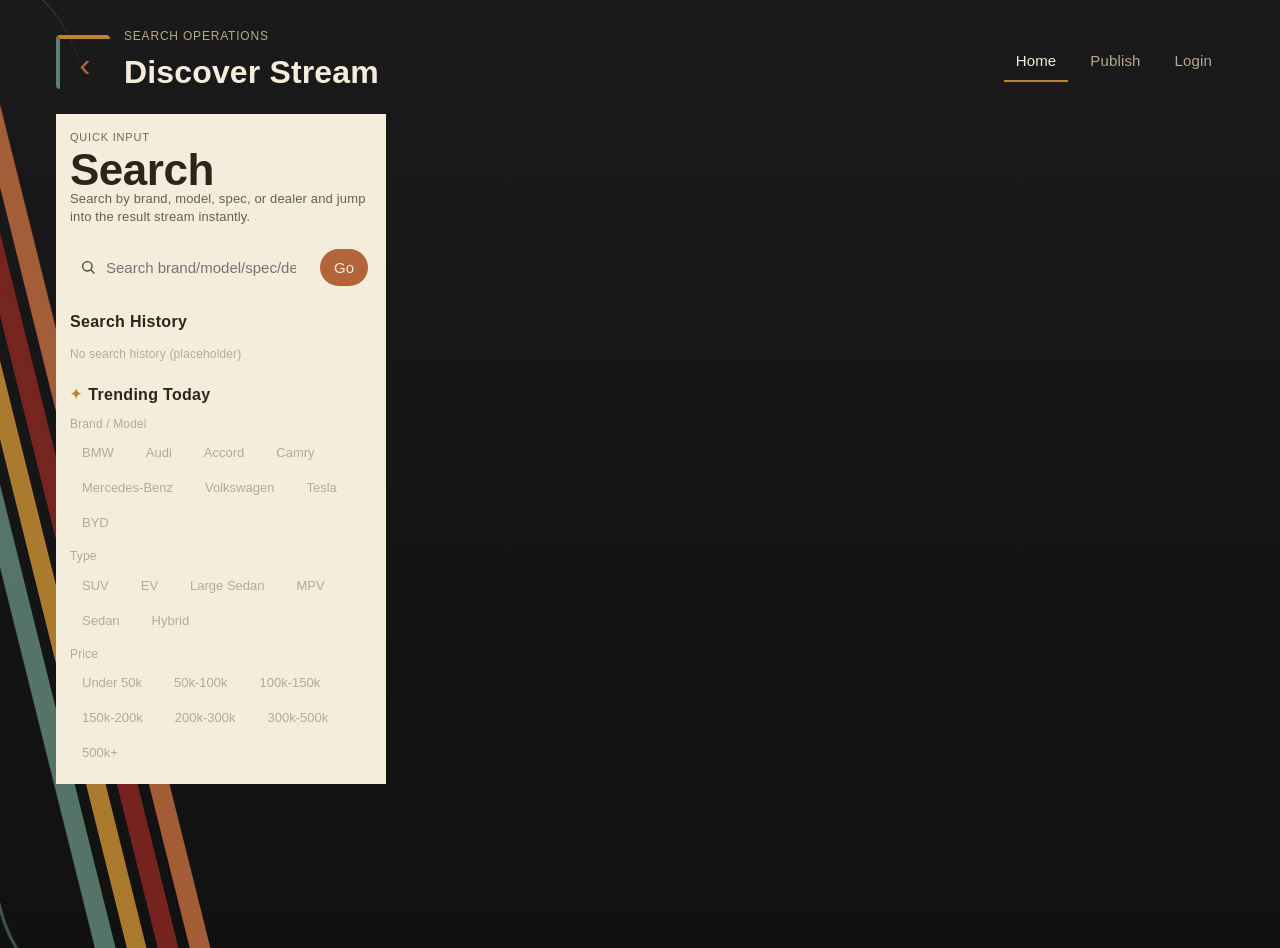
<file: search.html>
<!DOCTYPE html>
<html lang="en">
<head>
  <meta charset="UTF-8">
  <meta name="viewport" content="width=device-width, initial-scale=1">
  <title>Used Car Search · Discover</title>
  <link rel="stylesheet" href="style.css">
  <link rel="stylesheet" href="pages.css">
</head>
<body>
  <main class="page-shell lt-shell">
    <div id="view-discovery" class="discovery">
      <header class="lt-topbar">
        <button type="button" class="back-btn lt-back" aria-label="Back to home">‹</button>
        <div class="lt-brand-block">
          <p class="lt-brand">Search Operations</p>
          <h1>Discover Stream</h1>
        </div>
        <nav class="lt-nav">
          <a class="lt-nav-link active" href="home.html">Home</a>
          <a class="lt-nav-link" href="add car ai.html">Publish</a>
          <a class="lt-nav-link" href="login.html">Login</a>
        </nav>
      </header>

      <section class="lt-layout">
        <aside class="lt-left-panel lt-left-panel-short">
          <div class="lt-left-head">
            <p class="lt-left-kicker">Quick Input</p>
            <h2>Search</h2>
            <p class="lt-subtitle">Search by brand, model, spec, or dealer and jump into the result stream instantly.</p>
          </div>

          <form class="lt-search" id="search-form" action="#">
            <span class="lt-search-icon" aria-hidden="true"></span>
            <input id="search-input" type="search" placeholder="Search brand/model/spec/dealer">
            <button type="submit">Go</button>
          </form>

          <section class="section">
            <h2 class="section-title">Search History</h2>
            <div class="history-tags">
              <span class="rank-meta">No search history (placeholder)</span>
            </div>
          </section>

          <section class="section">
            <h2 class="section-title"><span class="icon-spark">✦</span> Trending Today</h2>
            <div id="hot-tag-rows"></div>
          </section>
        </aside>

      </section>
    </div>

    <div id="view-results" class="results-page" hidden>
      <header class="lt-topbar">
        <button type="button" class="back-btn lt-back" aria-label="Back to home">‹</button>
        <div class="lt-brand-block">
          <p class="lt-brand">Search Operations</p>
          <h1>Result Stream</h1>
        </div>
        <nav class="lt-nav">
          <a class="lt-nav-link" href="login.html">Login</a>
          <a class="lt-nav-link active" href="#">Results</a>
          <a class="lt-nav-link" href="home.html">Home</a>
        </nav>
      </header>

      <section class="lt-layout">
        <aside class="lt-left-panel">
          <div class="lt-left-head">
            <p class="lt-left-kicker">Filter</p>
            <h2>Refine</h2>
            <p class="lt-subtitle">Adjust city and keyword, then rerun the query.</p>
          </div>
          <form class="lt-search" id="search-form-results" action="#">
            <span class="lt-search-icon" aria-hidden="true"></span>
            <input id="results-search-input" type="search" placeholder="Brand / model / keyword">
            <button type="submit">Go</button>
          </form>
          <div class="filter-bar">
            <span class="rank-meta">Sort, brand, price, mileage (placeholder)</span>
          </div>
          <div class="section">
            <label class="loc-label" for="loc">City</label>
            <select id="loc" class="location-select">
              <option>Nationwide</option>
              <option>Beijing</option>
              <option>Shanghai</option>
              <option>Hangzhou</option>
            </select>
          </div>
        </aside>

        <section class="lt-right-stream">
          <article class="lt-mission-row">
            <div class="lt-mission-meta">
              <span class="lt-chip">Search Status</span>
              <strong>Live Listings</strong>
            </div>
            <div class="lt-stream-list">
              <div id="result-count" class="result-count"></div>
              <div id="listings"></div>
              <p class="results-main-footer"><a href="#/">Back to Discover Page</a></p>
            </div>
          </article>
        </section>
      </section>
    </div>
  </main>

  <script src="data.js"></script>
  <script src="app.js"></script>
</body>
</html>
</file>
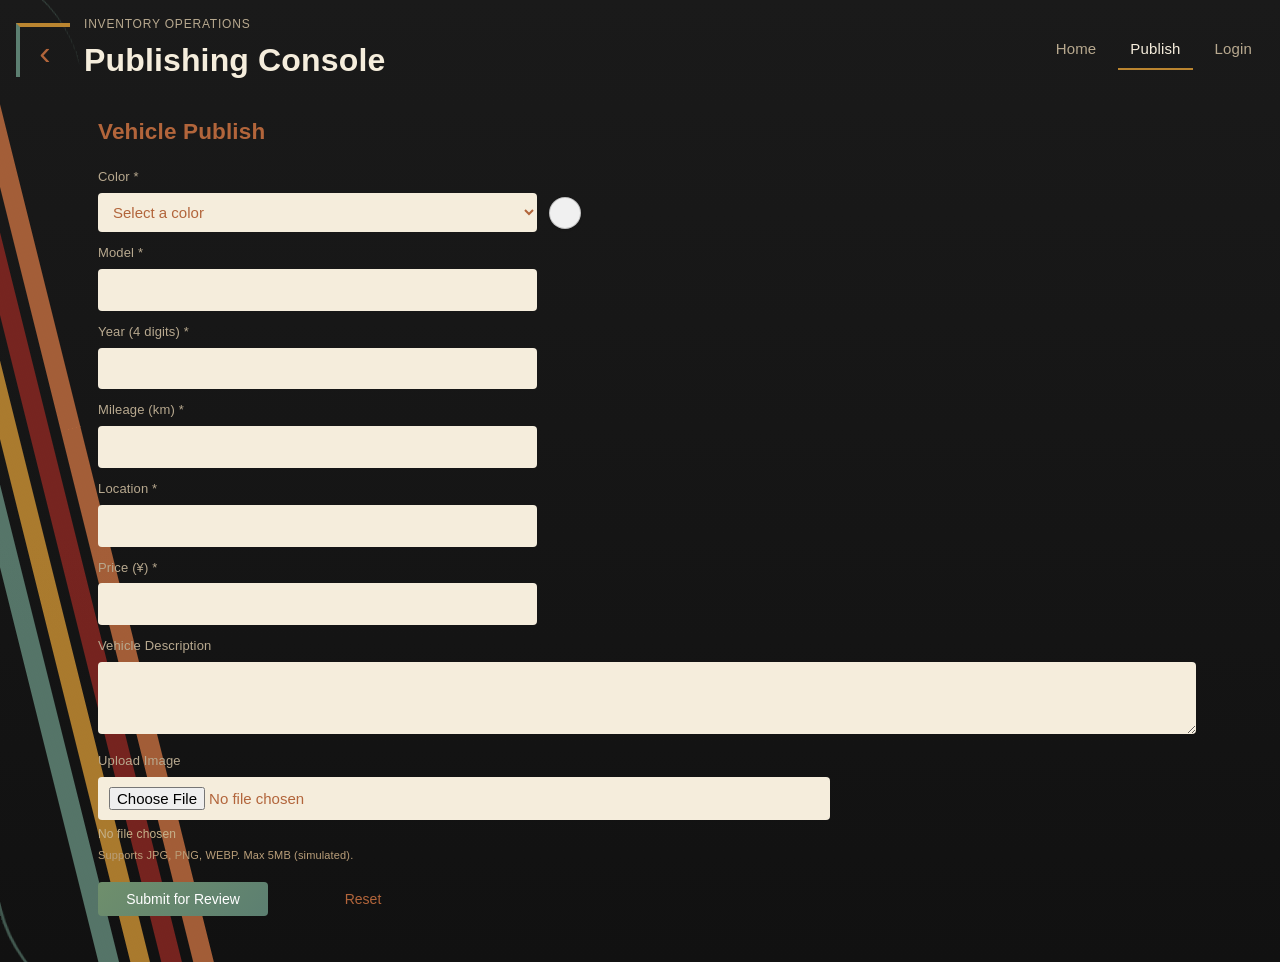
<file: merge-b/add car ai.html>
<!DOCTYPE html>
<html lang="en">
<head>
  <meta charset="UTF-8">
  <meta name="viewport" content="width=device-width, initial-scale=1">
  <title>Publishing Console · Used Car Platform</title>
  <link rel="stylesheet" href="style.css">
  <link rel="stylesheet" href="pages.css">
  <style>
    /* Additional minimal styles for color swatch, error handling, image preview —不影响原有框架 */
    .color-select-wrapper {
      position: relative;
      display: flex;
      align-items: center;
      gap: 12px;
      flex-wrap: wrap;
    }
    .color-select-wrapper select {
      flex: 1;
      min-width: 140px;
    }
    #vehicle-color,
    #vehicle-model,
    #vehicle-year,
    #vehicle-mileage,
    #vehicle-location,
    #vehicle-price {
      width: 60%;
    }
    .color-select-wrapper {
      justify-content: flex-start;
    }
    .color-select-wrapper select {
      flex: none;
    }
    .color-swatch {
      display: inline-block;
      width: 32px;
      height: 32px;
      border-radius: 50%;
      border: 1px solid rgba(0,0,0,0.2);
      box-shadow: 0 1px 3px rgba(0,0,0,0.1);
      background: #f0f0f0;
      flex-shrink: 0;
    }
    .other-hint {
      font-size: 12px;
      color: #866f54;
      margin-left: 4px;
    }
    .error-msg {
      color: #ff6b6b;
      font-size: 12px;
      margin-top: 4px;
      display: none;
    }
    .field-error {
      border-color: #ff6b6b !important;
    }
    .preview-image {
      max-width: 100%;
      max-height: 140px;
      margin-top: 10px;
      border-radius: 8px;
      border: 1px solid rgba(255,255,255,0.2);
      background: #f5eddc;
      padding: 8px;
    }
    .preview-image img {
      max-width: 100%;
      max-height: 120px;
      border-radius: 6px;
      display: block;
    }
    .file-name {
      font-size: 12px;
      color: #c5b18a;
      margin-top: 6px;
    }
    .image-note {
      font-size: 11px;
      color: #ba9f7a;
      margin-top: 5px;
    }
    .lt-field-grid.two {
      gap: 16px;
    }
    .auth-wrap {
      max-width: 760px;
      margin: 18px 0 0 68px;
    }
    .form-grid {
      grid-template-columns: 1fr;
      gap: 12px 16px;
    }
    #vehicle-desc {
      min-height: 72px;
      height: 72px;
      width: calc(150% + 0px);
      max-width: none;
    }
    .input,
    .textarea,
    .color-select-wrapper select {
      text-align: left;
    }
    .form-actions-inline {
      margin-top: 18px;
      display: flex;
      gap: 10px;
      flex-wrap: wrap;
    }
    .form-actions-inline .btn {
      width: auto !important;
      min-width: 170px;
    }
    .success-message {
      background: #2c5a3b;
      color: #e2e8c3;
      padding: 10px 12px;
      border-radius: 10px;
      margin-top: 16px;
      text-align: center;
      font-weight: 500;
    }
    @media (max-width: 900px) {
      .form-grid {
        grid-template-columns: 1fr;
      }
      .form-actions-inline .btn {
        width: 100% !important;
      }
    }
  </style>
</head>
<body>
  <main class="page-shell lt-shell">
    <header class="lt-topbar">
      <a class="lt-back" href="home.html" aria-label="Back to control">‹</a>
      <div class="lt-brand-block">
        <p class="lt-brand">Inventory Operations</p>
        <h1>Publishing Console</h1>
      </div>
      <nav class="lt-nav">
        <a class="lt-nav-link" href="home.html">Home</a>
        <a class="lt-nav-link active" href="add car ai.html">Publish</a>
        <a class="lt-nav-link" href="login.html">Login</a>
      </nav>
    </header>

    <div class="auth-wrap">
      <div class="card">
        <h2 style="text-align:left; margin:0 0 20px 0;">Vehicle Publish</h2>
        <form id="vehiclePublishForm" action="#" method="post" enctype="multipart/form-data">
          <div class="form-grid">
            <div class="field">
              <label for="vehicle-color">Color *</label>
              <div class="color-select-wrapper">
                <select id="vehicle-color" class="input" required>
                  <option value="">Select a color</option>
                  <option value="White">White</option>
                  <option value="Gray">Gray</option>
                  <option value="Brown">Brown</option>
                  <option value="Black">Black</option>
                  <option value="Yellow">Yellow</option>
                  <option value="Pink">Pink</option>
                  <option value="Red">Red</option>
                  <option value="Purple">Purple</option>
                  <option value="Green">Green</option>
                  <option value="Blue">Blue</option>
                  <option value="Other">Other</option>
                </select>
                <span class="color-swatch" id="colorSwatch"></span>
              </div>
              <div class="error-msg" id="colorError"></div>
            </div>

            <div class="field">
              <label for="vehicle-model">Model *</label>
              <input class="input" id="vehicle-model" name="model" type="text">
              <div class="error-msg" id="modelError"></div>
            </div>

            <div class="field">
              <label for="vehicle-year">Year (4 digits) *</label>
              <input class="input" id="vehicle-year" name="year" type="text" maxlength="4" inputmode="numeric">
              <div class="error-msg" id="yearError"></div>
            </div>

            <div class="field">
              <label for="vehicle-mileage">Mileage (km) *</label>
              <input class="input" id="vehicle-mileage" name="mileage" type="text" inputmode="numeric">
              <div class="error-msg" id="mileageError"></div>
            </div>

            <div class="field">
              <label for="vehicle-location">Location *</label>
              <input class="input" id="vehicle-location" name="location" type="text">
              <div class="error-msg" id="locationError"></div>
            </div>

            <div class="field">
              <label for="vehicle-price">Price (¥) *</label>
              <input class="input" id="vehicle-price" name="price" type="text" inputmode="numeric">
              <div class="error-msg" id="priceError"></div>
            </div>

            <div class="field">
              <label for="vehicle-desc">Vehicle Description</label>
              <textarea class="textarea" id="vehicle-desc" name="desc" rows="3"></textarea>
              <div class="error-msg" id="descError"></div>
            </div>

            <div class="field">
              <label for="vehicle-image">Upload Image</label>
              <input class="input" type="file" id="vehicle-image" accept="image/jpeg, image/png, image/jpg, image/webp">
              <div id="imagePreviewContainer" class="preview-image" style="display: none;"></div>
              <div class="file-name" id="imageFileName">No file chosen</div>
              <div class="image-note">Supports JPG, PNG, WEBP. Max 5MB (simulated).</div>
              <div class="error-msg" id="imageError"></div>
            </div>
          </div>

          <div class="form-actions-inline">
            <button class="btn btn-success" type="submit">Submit for Review</button>
            <button class="btn btn-ghost" type="reset" id="resetFormBtn">Reset</button>
          </div>
          <div id="formSuccessMsg" class="success-message" style="display: none;"></div>
        </form>
      </div>
    </div>
  </main>

  <script>
    (function() {
      // DOM elements
      const colorSelect = document.getElementById('vehicle-color');
      const colorSwatch = document.getElementById('colorSwatch');
      const modelInput = document.getElementById('vehicle-model');
      const yearInput = document.getElementById('vehicle-year');
      const mileageInput = document.getElementById('vehicle-mileage');
      const locationInput = document.getElementById('vehicle-location');
      const priceInput = document.getElementById('vehicle-price');
      const descTextarea = document.getElementById('vehicle-desc');
      const imageInput = document.getElementById('vehicle-image');
      const imagePreviewContainer = document.getElementById('imagePreviewContainer');
      const imageFileNameSpan = document.getElementById('imageFileName');
      const form = document.getElementById('vehiclePublishForm');
      const resetBtn = document.getElementById('resetFormBtn');
      const successMsgDiv = document.getElementById('formSuccessMsg');

      // Error message spans
      const colorError = document.getElementById('colorError');
      const modelError = document.getElementById('modelError');
      const yearError = document.getElementById('yearError');
      const mileageError = document.getElementById('mileageError');
      const locationError = document.getElementById('locationError');
      const priceError = document.getElementById('priceError');
      const imageError = document.getElementById('imageError');

      // Helper: clear all error styles & messages
      function clearAllErrors() {
        const errorDivs = [colorError, modelError, yearError, mileageError, locationError, priceError, imageError];
        errorDivs.forEach(div => { if(div) { div.style.display = 'none'; div.innerText = ''; } });
        const fields = [colorSelect, modelInput, yearInput, mileageInput, locationInput, priceInput];
        fields.forEach(field => { if(field) field.classList.remove('field-error'); });
        if(imageInput) imageInput.classList.remove('field-error');
        if(successMsgDiv) successMsgDiv.style.display = 'none';
      }

      // Color swatch logic based on selected color (Other => no swatch / gray outline)
      function updateColorSwatch() {
        const selectedColor = colorSelect.value;
        if (!selectedColor || selectedColor === '') {
          colorSwatch.style.background = '#f0f0f0';
          colorSwatch.style.border = '1px solid rgba(0,0,0,0.2)';
          return;
        }
        if (selectedColor.toLowerCase() === 'other') {
          colorSwatch.style.background = '#f5eddc';
          colorSwatch.style.border = '1px dashed #aa8c64';
          colorSwatch.style.opacity = '0.7';
          return;
        }
        // Map display colors for swatch
        let swatchColor = '#dddddd';
        const colorMap = {
          'White': '#f8f9fa', 'Gray': '#a0a0a0', 'Brown': '#8B5A2B', 'Black': '#2c2c2c',
          'Yellow': '#FFD966', 'Pink': '#F9B7FF', 'Red': '#E34234', 'Purple': '#9370DB',
          'Green': '#5A9E4E', 'Blue': '#3B82F6'
        };
        if(colorMap[selectedColor]) {
          swatchColor = colorMap[selectedColor];
        } else {
          swatchColor = '#bc9a6c';
        }
        colorSwatch.style.background = swatchColor;
        colorSwatch.style.border = '1px solid #3b2c1a';
        colorSwatch.style.opacity = '1';
      }

      colorSelect.addEventListener('change', updateColorSwatch);
      updateColorSwatch();

      // Image preview & file name (fully functional)
      imageInput.addEventListener('change', function(e) {
        const file = e.target.files[0];
        imageError.style.display = 'none';
        imageFileNameSpan.innerText = file ? file.name : 'No file chosen';
        
        // Clear preview container
        imagePreviewContainer.innerHTML = '';
        if (file && file.type.startsWith('image/')) {
          const reader = new FileReader();
          reader.onload = function(ev) {
            const imgElement = document.createElement('img');
            imgElement.src = ev.target.result;
            imgElement.alt = 'Car preview';
            imgElement.style.maxWidth = '100%';
            imgElement.style.borderRadius = '6px';
            imagePreviewContainer.appendChild(imgElement);
            imagePreviewContainer.style.display = 'block';
          };
          reader.readAsDataURL(file);
        } else if (file) {
          imageError.innerText = 'Please select a valid image file (jpg, png, webp).';
          imageError.style.display = 'block';
          imagePreviewContainer.style.display = 'none';
          imageFileNameSpan.innerText = 'Invalid file';
        } else {
          imagePreviewContainer.style.display = 'none';
        }
      });

      // Reset form custom (including image preview, swatch)
      function resetFormFields() {
        form.reset();
        // Reset color swatch to default
        colorSelect.value = '';
        updateColorSwatch();
        // Clear preview
        imagePreviewContainer.innerHTML = '';
        imagePreviewContainer.style.display = 'none';
        imageFileNameSpan.innerText = 'No file chosen';
        clearAllErrors();
        if(successMsgDiv) successMsgDiv.style.display = 'none';
        // Remove any extra field-error classes
        const allInputs = [modelInput, yearInput, mileageInput, locationInput, priceInput, colorSelect];
        allInputs.forEach(inp => { if(inp) inp.classList.remove('field-error'); });
      }
      
      resetBtn.addEventListener('click', function(e) {
        e.preventDefault();
        resetFormFields();
      });

      // Validation helpers
      function validateYear(yearStr) {
        if (!yearStr) return false;
        const trimmed = yearStr.trim();
        if (!/^\d{4}$/.test(trimmed)) return false;
        const yearNum = parseInt(trimmed, 10);
        const currentYear = new Date().getFullYear();
        return yearNum >= 1900 && yearNum <= currentYear + 5;
      }

      function validatePrice(priceStr) {
        if (!priceStr) return false;
        const trimmed = priceStr.trim();
        if (!/^\d+(\.\d+)?$/.test(trimmed)) return false;
        const priceNum = parseFloat(trimmed);
        return !isNaN(priceNum) && priceNum >= 0;
      }

      function validateMileage(mileageStr) {
        if (!mileageStr) return false;
        const trimmed = mileageStr.trim();
        if (!/^\d+$/.test(trimmed)) return false;
        const mileageNum = parseInt(trimmed, 10);
        return !isNaN(mileageNum) && mileageNum >= 0;
      }

      // Main submit validation
      form.addEventListener('submit', function(e) {
        e.preventDefault();
        clearAllErrors();
        let isValid = true;

        // 1. Color
        const colorVal = colorSelect.value;
        if (!colorVal) {
          colorError.innerText = 'Please select a color.';
          colorError.style.display = 'block';
          colorSelect.classList.add('field-error');
          isValid = false;
        } else {
          colorSelect.classList.remove('field-error');
        }

        // 2. Model
        const modelVal = modelInput.value.trim();
        if (!modelVal) {
          modelError.innerText = 'Model is required.';
          modelError.style.display = 'block';
          modelInput.classList.add('field-error');
          isValid = false;
        } else {
          modelInput.classList.remove('field-error');
        }

        // 3. Year (exactly 4 digits)
        const yearVal = yearInput.value.trim();
        if (!yearVal) {
          yearError.innerText = 'Year is required.';
          yearError.style.display = 'block';
          yearInput.classList.add('field-error');
          isValid = false;
        } else if (!validateYear(yearVal)) {
          yearError.innerText = 'Year must be exactly 4 digits.';
          yearError.style.display = 'block';
          yearInput.classList.add('field-error');
          isValid = false;
        } else {
          yearInput.classList.remove('field-error');
        }

        // 4. Mileage (positive integer)
        const mileageVal = mileageInput.value.trim();
        if (!mileageVal) {
          mileageError.innerText = 'Mileage is required.';
          mileageError.style.display = 'block';
          mileageInput.classList.add('field-error');
          isValid = false;
        } else if (!validateMileage(mileageVal)) {
          mileageError.innerText = 'Mileage must be a valid number (kilometers).';
          mileageError.style.display = 'block';
          mileageInput.classList.add('field-error');
          isValid = false;
        } else {
          mileageInput.classList.remove('field-error');
        }

        // 5. Location
        const locationVal = locationInput.value.trim();
        if (!locationVal) {
          locationError.innerText = 'Location is required.';
          locationError.style.display = 'block';
          locationInput.classList.add('field-error');
          isValid = false;
        } else {
          locationInput.classList.remove('field-error');
        }

        // 6. Price (numeric)
        const priceVal = priceInput.value.trim();
        if (!priceVal) {
          priceError.innerText = 'Price is required.';
          priceError.style.display = 'block';
          priceInput.classList.add('field-error');
          isValid = false;
        } else if (!validatePrice(priceVal)) {
          priceError.innerText = 'Price must be a valid number (digits only).';
          priceError.style.display = 'block';
          priceInput.classList.add('field-error');
          isValid = false;
        } else {
          priceInput.classList.remove('field-error');
        }

        // 7. Image: optional, but if file is selected verify it's an image
        const imageFile = imageInput.files[0];
        if (imageFile && !imageFile.type.startsWith('image/')) {
          imageError.innerText = 'Please select a valid image (JPG, PNG, WEBP).';
          imageError.style.display = 'block';
          imageInput.classList.add('field-error');
          isValid = false;
        } else {
          imageInput.classList.remove('field-error');
        }

        if (isValid) {
          // Simulate successful submission
          const vehicleData = {
            color: colorVal,
            model: modelVal,
            year: yearVal,
            mileage: mileageVal,
            location: locationVal,
            price: priceVal,
            description: descTextarea.value.trim(),
            image: imageFile ? imageFile.name : 'No image uploaded'
          };
          console.log('Vehicle submitted:', vehicleData);
          successMsgDiv.innerText = `✓ Vehicle “${colorVal} ${modelVal}” added successfully!`;
          successMsgDiv.style.display = 'block';
          
          // Optional: reset form after success (keep data for demo, but reset optional)
          // resetFormFields();   // If you want auto reset after success, uncomment. But we'll keep choice.
          // We keep success message without clearing automatically, but user can reset manually.
          // Remove field-error classes if any leftovers
          setTimeout(() => {
            // Auto hide success message after 4 secs (optional)
            if(successMsgDiv) {
              setTimeout(() => { successMsgDiv.style.display = 'none'; }, 4000);
            }
          }, 100);
        } else {
          // scroll to first error roughly
          const firstError = document.querySelector('.field-error');
          if(firstError) firstError.scrollIntoView({ behavior: 'smooth', block: 'center' });
        }
      });
    })();
  </script>
</body>
</html>
</file>
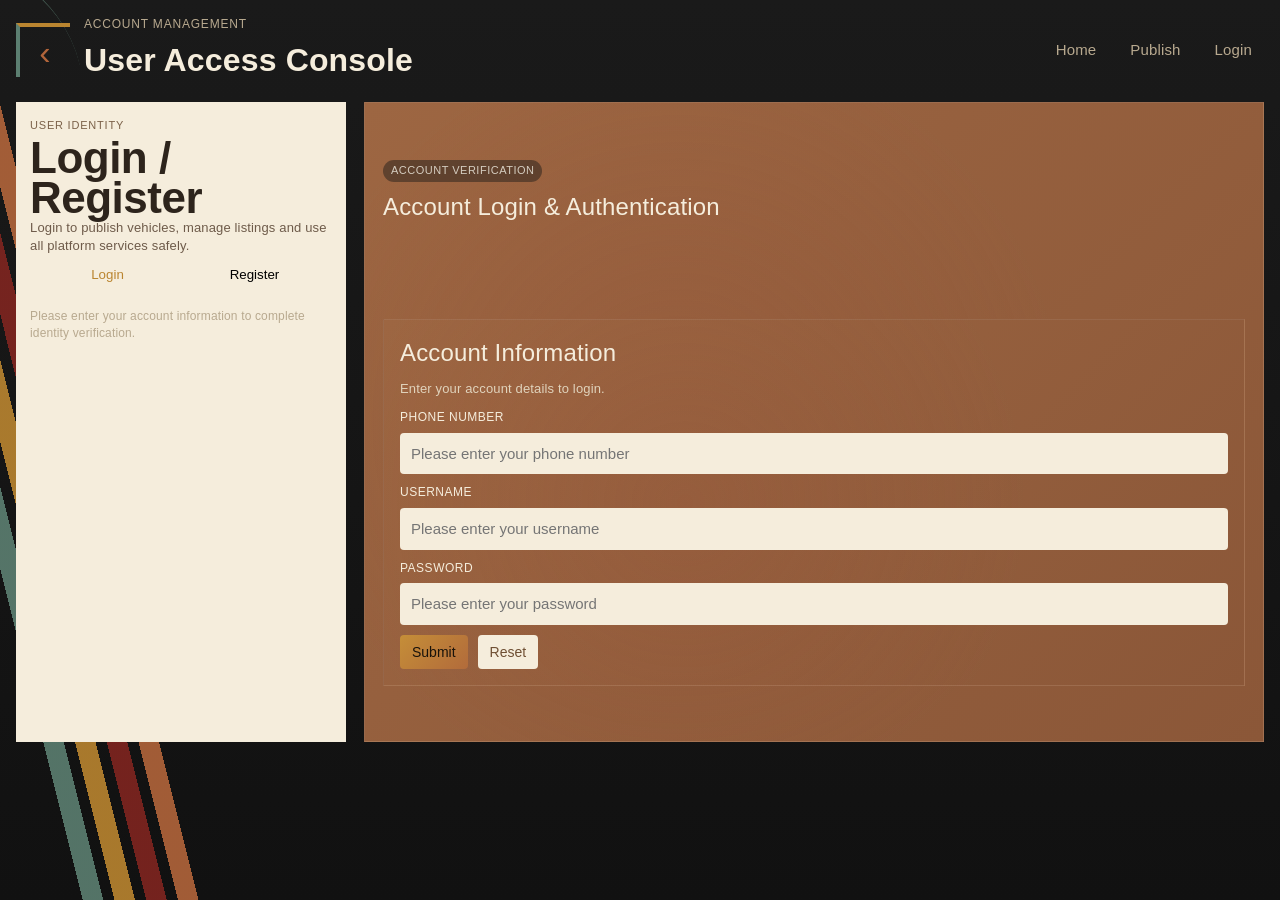
<file: merge-b/auth.html>
<!DOCTYPE html>
<html lang="en">
<head>
  <meta charset="UTF-8">
  <meta name="viewport" content="width=device-width, initial-scale=1">
  <title>Access Console · Used Car Platform</title>
  <link rel="stylesheet" href="style.css">
  <link rel="stylesheet" href="pages.css">
</head>
<body>
  <main class="page-shell lt-shell">
    <header class="lt-topbar">
      <a class="lt-back" href="home.html" aria-label="Back to control">‹</a>
      <div class="lt-brand-block">
        <p class="lt-brand">Account Management</p>
        <h1>User Access Console</h1>
      </div>
      <nav class="lt-nav">
        <a class="lt-nav-link" href="home.html">Home</a>
        <a class="lt-nav-link" href="add car ai.html">Publish</a>
        <a class="lt-nav-link" href="login.html">Login</a>
      </nav>
    </header>

    <section class="lt-layout">
      <aside class="lt-left-panel">
        <div class="lt-left-head">
          <p class="lt-left-kicker">User Identity</p>
          <h2>Login / Register</h2>
          <p class="lt-subtitle">Login to publish vehicles, manage listings and use all platform services safely.</p>
        </div>

        <div class="tabs">
          <button class="tab-btn active" type="button">Login</button>
          <button class="tab-btn" type="button">Register</button>
        </div>

        <p class="hint">Please enter your account information to complete identity verification.</p>
      </aside>

      <section class="lt-right-stream">
        <article class="lt-mission-row">
          <div class="lt-mission-meta">
            <span class="lt-chip">Account Verification</span>
            <strong>Account Login & Authentication</strong>
          </div>
          <div class="lt-stream-list">
            <form class="lt-form-stack" action="#" method="post">
              <section class="lt-form-stage">
                <h2 class="lt-form-head">Account Information</h2>
                <p class="lt-form-note">Enter your account details to login.</p>
                <div class="lt-field-grid">
                  <div>
                    <label for="auth-phone">Phone Number</label>
                    <input class="input" id="auth-phone" name="phone" type="tel" placeholder="Please enter your phone number">
                  </div>
                  <div>
                    <label for="auth-username">Username</label>
                    <input class="input" id="auth-username" name="username" type="text" placeholder="Please enter your username">
                  </div>
                  <div>
                    <label for="auth-password">Password</label>
                    <input class="input" id="auth-password" name="password" type="password" placeholder="Please enter your password">
                  </div>
                </div>
                <div class="lt-row-actions">
                  <button class="btn btn-primary" type="submit">Submit</button>
                  <button class="btn btn-ghost" type="reset">Reset</button>
                </div>
              </section>
            </form>
          </div>
        </article>
      </section>
    </section>
  </main>
</body>
</html>
</file>
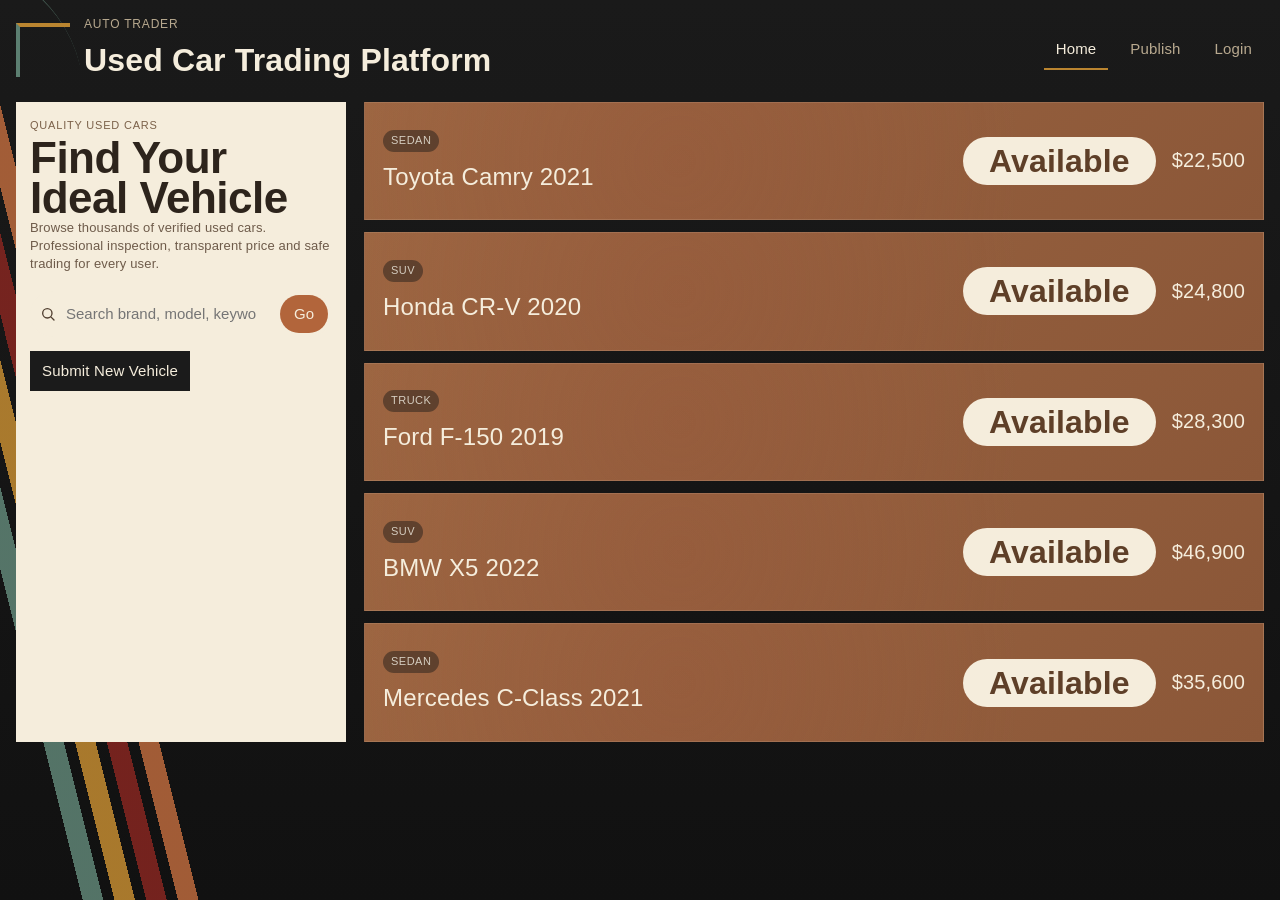
<file: merge-b/home.html>
<!DOCTYPE html>
<html lang="en">
<head>
  <meta charset="UTF-8">
  <meta name="viewport" content="width=device-width, initial-scale=1">
  <title>Used Car Platform · Home</title>
  <link rel="stylesheet" href="style.css">
  <link rel="stylesheet" href="pages.css">
</head>
<body>
  <main class="page-shell lt-shell">
    <header class="lt-topbar">
      <span class="lt-back" aria-hidden="true"></span>
      <div class="lt-brand-block">
        <p class="lt-brand">Auto Trader</p>
        <h1>Used Car Trading Platform</h1>
      </div>
      <nav class="lt-nav">
        <a class="lt-nav-link active" href="home.html">Home</a>
        <a class="lt-nav-link" href="add car ai.html">Publish</a>
        <a class="lt-nav-link" href="login.html">Login</a>
      </nav>
    </header>

    <section class="lt-layout">
      <aside class="lt-left-panel">
        <div class="lt-left-head">
          <p class="lt-left-kicker">Quality Used Cars</p>
          <h2>Find Your Ideal Vehicle</h2>
          <p class="lt-subtitle">Browse thousands of verified used cars. Professional inspection, transparent price and safe trading for every user.</p>
        </div>

        <form class="lt-search" id="home-search-form" action="#" method="get">
          <span class="lt-search-icon" aria-hidden="true"></span>
          <input id="home-search-input" type="search" name="q" placeholder="Search brand, model, keyword..." autocomplete="off">
          <button type="submit">Go</button>
        </form>

        <a class="lt-action" href="add car ai.html">Submit New Vehicle</a>
      </aside>

      <section class="lt-right-stream" aria-label="Mission stream">
        <article class="lt-mission-row">
          <div class="lt-mission-meta">
            <span class="lt-chip">Sedan</span>
            <strong>Toyota Camry 2021</strong>
          </div>
          <div class="lt-mission-state">Available</div>
          <div class="lt-mission-reward">$22,500</div>
        </article>

        <article class="lt-mission-row">
          <div class="lt-mission-meta">
            <span class="lt-chip">SUV</span>
            <strong>Honda CR-V 2020</strong>
          </div>
          <div class="lt-mission-state">Available</div>
          <div class="lt-mission-reward">$24,800</div>
        </article>

        <article class="lt-mission-row">
          <div class="lt-mission-meta">
            <span class="lt-chip">Truck</span>
            <strong>Ford F-150 2019</strong>
          </div>
          <div class="lt-mission-state">Available</div>
          <div class="lt-mission-reward">$28,300</div>
        </article>

        <article class="lt-mission-row">
          <div class="lt-mission-meta">
            <span class="lt-chip">SUV</span>
            <strong>BMW X5 2022</strong>
          </div>
          <div class="lt-mission-state">Available</div>
          <div class="lt-mission-reward">$46,900</div>
        </article>

        <article class="lt-mission-row">
          <div class="lt-mission-meta">
            <span class="lt-chip">Sedan</span>
            <strong>Mercedes C-Class 2021</strong>
          </div>
          <div class="lt-mission-state">Available</div>
          <div class="lt-mission-reward">$35,600</div>
        </article>
      </section>
    </section>
  </main>
  <script>
    document.getElementById("home-search-form").addEventListener("submit", function (e) {
      e.preventDefault();
      var q = document.getElementById("home-search-input").value.trim();
      if (q === "") {
        window.location.href = "search.html#/";
      } else {
        window.location.href = "search.html#/search?q=" + encodeURIComponent(q);
      }
    });
  </script>
</body>
</html>
</file>
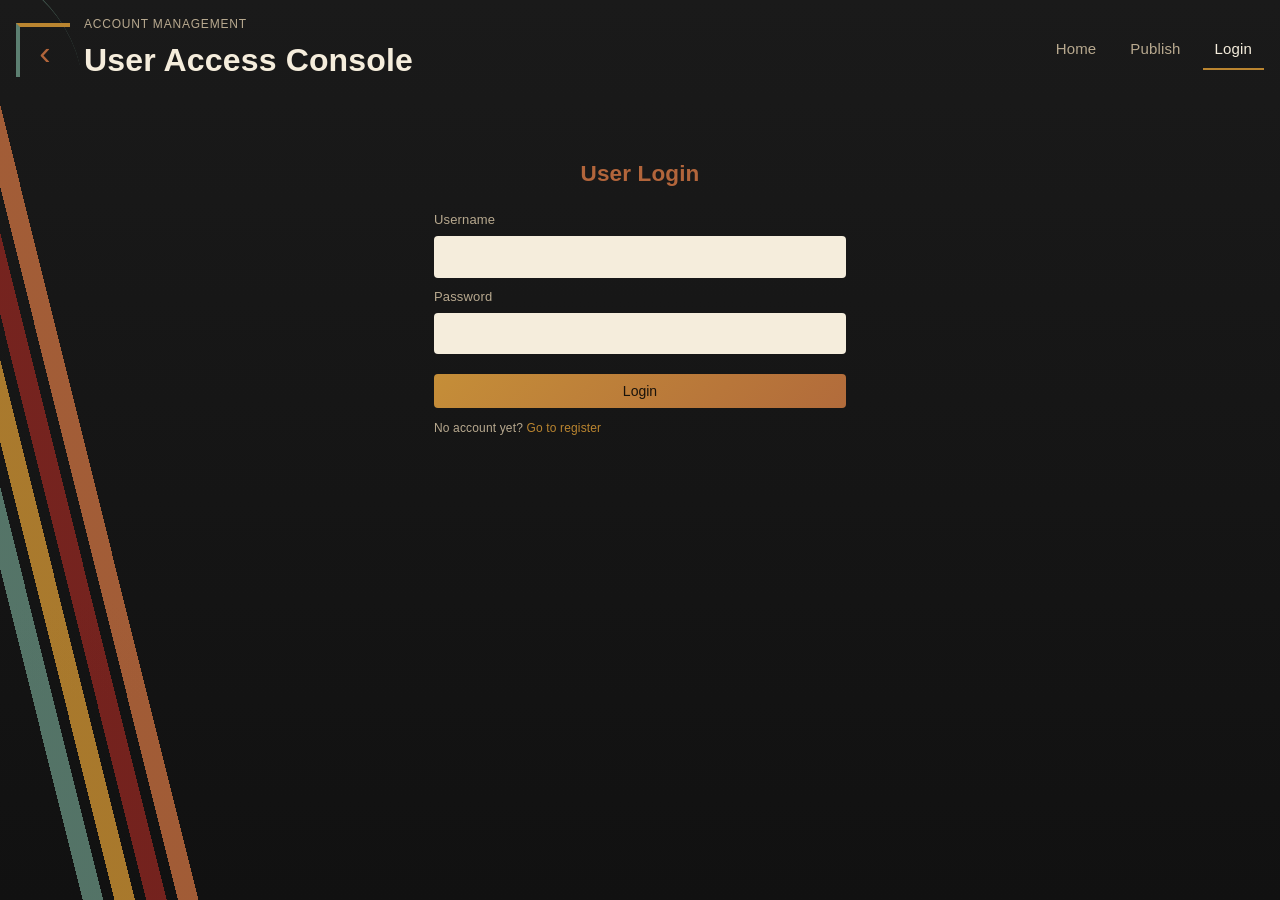
<file: merge-b/login.html>
<!DOCTYPE html>
<html lang="en">
<head>
<meta charset="UTF-8">
<meta name="viewport" content="width=device-width, initial-scale=1.0">
<title>User Login</title>
<link rel="stylesheet" href="style.css">
<link rel="stylesheet" href="pages.css">
</head>
<body>

<main class="page-shell lt-shell">
  <header class="lt-topbar">
    <a class="lt-back" href="home.html" aria-label="Back to home">‹</a>
    <div class="lt-brand-block">
      <p class="lt-brand">Account Management</p>
      <h1>User Access Console</h1>
    </div>
    <nav class="lt-nav">
      <a class="lt-nav-link" href="home.html">Home</a>
      <a class="lt-nav-link" href="add car ai.html">Publish</a>
      <a class="lt-nav-link active" href="login.html">Login</a>
    </nav>
  </header>

  <div class="auth-wrap">
    <div class="card">
      <h2 style="text-align:center; margin-bottom:20px;">User Login</h2>

      <div class="form-grid">
        <div class="field">
          <label>Username</label>
          <input type="text" class="input">
        </div>

        <div class="field">
          <label>Password</label>
          <input type="password" class="input">
        </div>
      </div>

      <div style="margin-top:20px;">
        <button class="btn btn-primary" style="width:100%;">Login</button>
      </div>

      <p class="hint" style="margin-top:12px;">
        No account yet? <a href="newregister.html">Go to register</a>
      </p>
    </div>
  </div>
</main>

</body>
</html>
</file>
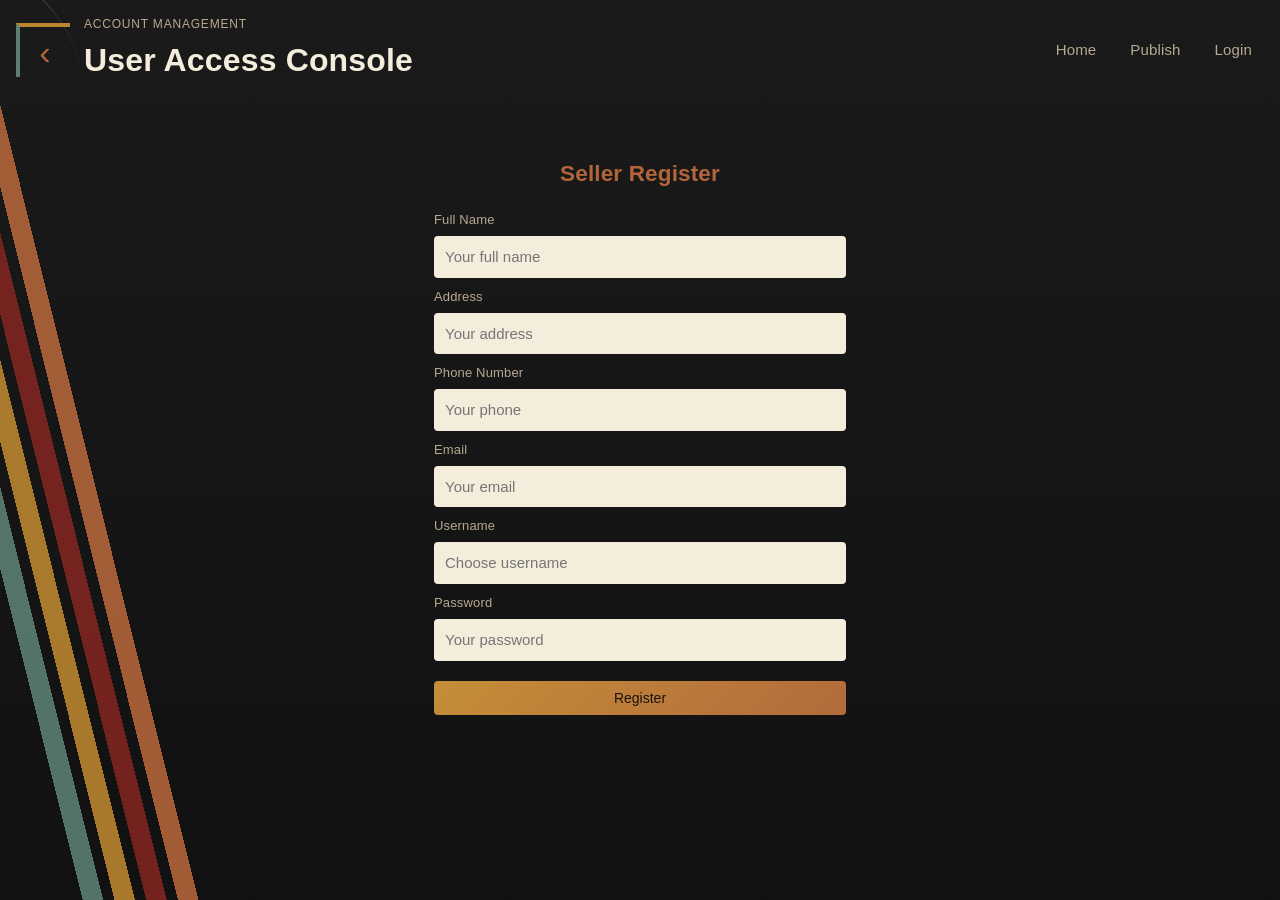
<file: merge-b/newregister.html>
<!DOCTYPE html>
<html lang="en">
<head>
<meta charset="UTF-8">
<meta name="viewport" content="width=device-width, initial-scale=1.0">
<title>Seller Register</title>
<link rel="stylesheet" href="style.css">
<link rel="stylesheet" href="pages.css">
</head>
<body>

<main class="page-shell lt-shell">
  <header class="lt-topbar">
    <a class="lt-back" href="home.html" aria-label="Back to home">‹</a>
    <div class="lt-brand-block">
      <p class="lt-brand">Account Management</p>
      <h1>User Access Console</h1>
    </div>
    <nav class="lt-nav">
      <a class="lt-nav-link" href="home.html">Home</a>
      <a class="lt-nav-link" href="add car ai.html">Publish</a>
      <a class="lt-nav-link" href="login.html">Login</a>
    </nav>
  </header>

  <div class="auth-wrap">
    <div class="card">
      <h2 style="text-align:center; margin-bottom:20px;">Seller Register</h2>

      <div class="form-grid">
        <div class="field">
          <label>Full Name</label>
          <input type="text" class="input" placeholder="Your full name">
        </div>

        <div class="field">
          <label>Address</label>
          <input type="text" class="input" placeholder="Your address">
        </div>

        <div class="field">
          <label>Phone Number</label>
          <input type="text" class="input" placeholder="Your phone">
        </div>

        <div class="field">
          <label>Email</label>
          <input type="text" class="input" placeholder="Your email">
        </div>

        <div class="field">
          <label>Username</label>
          <input type="text" class="input" placeholder="Choose username">
        </div>

        <div class="field">
          <label>Password</label>
          <input type="password" class="input" placeholder="Your password">
        </div>
      </div>

      <div style="margin-top:20px;">
        <button class="btn btn-primary" style="width:100%;">Register</button>
      </div>
    </div>
  </div>
</main>

</body>
</html>
</file>
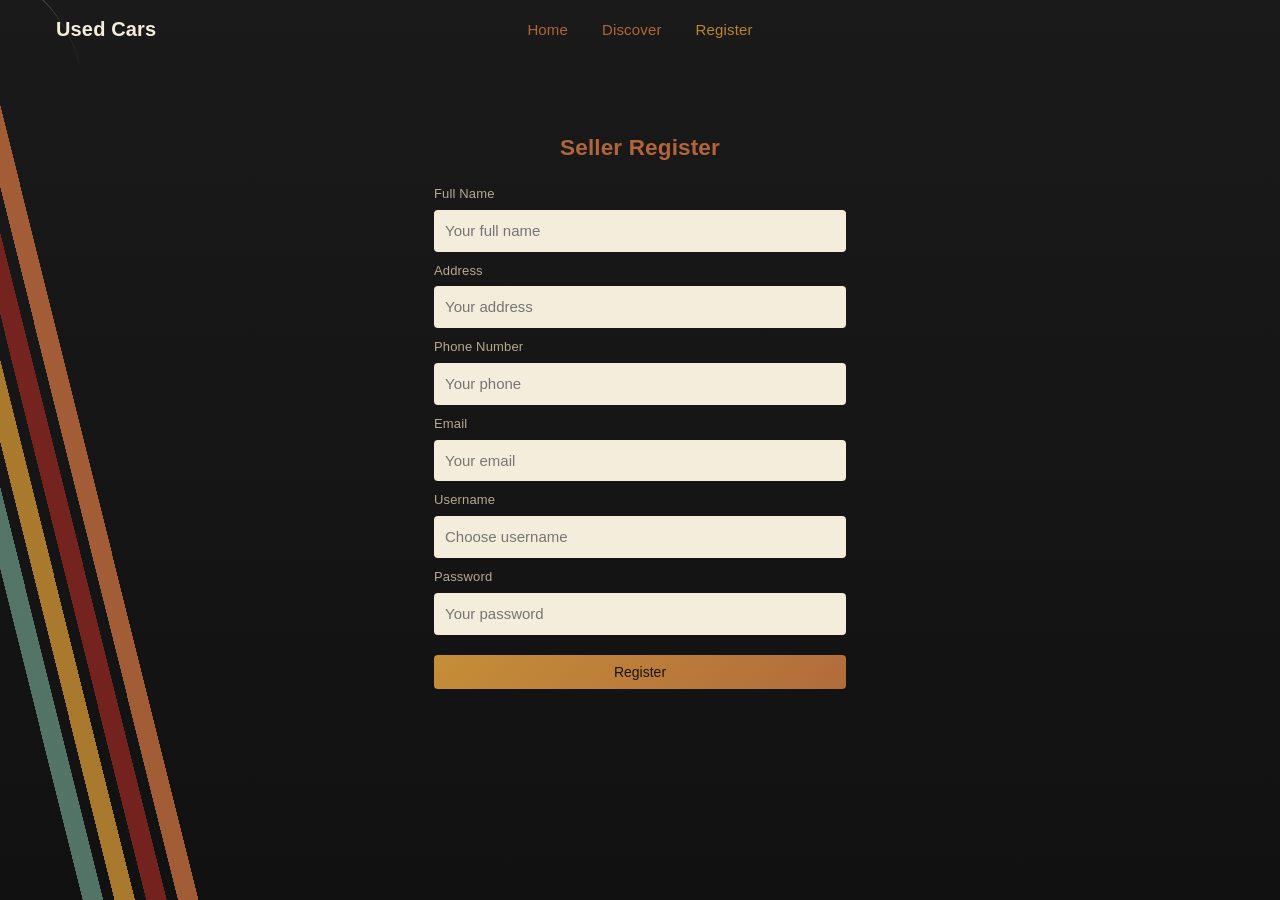
<file: rijester/newregister.html>
<!DOCTYPE html>
<html lang="en">
<head>
<meta charset="UTF-8">
<meta name="viewport" content="width=device-width, initial-scale=1.0">
<title>Seller Register</title>
<link rel="stylesheet" href="style.css">
<link rel="stylesheet" href="pages.css">
</head>
<body>

<div class="page-shell">
  <!-- 顶部导航（和你们项目完全一样） -->
  <div class="top-nav home-top-nav">
    <div class="brand">Used Cars</div>
    <div class="nav-links">
      <a href="home.html" class="nav-link">Home</a>
      <a href="discovery.html" class="nav-link">Discover</a>
      <a href="register.html" class="nav-link active">Register</a>
    </div>
  </div>

  <!-- 注册表单（和你们项目风格完全统一） -->
  <div class="auth-wrap">
    <div class="card">
      <h2 style="text-align:center; margin-bottom:20px;">Seller Register</h2>

      <div class="form-grid">
        <div class="field">
          <label>Full Name</label>
          <input type="text" class="input" placeholder="Your full name">
        </div>

        <div class="field">
          <label>Address</label>
          <input type="text" class="input" placeholder="Your address">
        </div>

        <div class="field">
          <label>Phone Number</label>
          <input type="text" class="input" placeholder="Your phone">
        </div>

        <div class="field">
          <label>Email</label>
          <input type="text" class="input" placeholder="Your email">
        </div>

        <div class="field">
          <label>Username</label>
          <input type="text" class="input" placeholder="Choose username">
        </div>

        <div class="field">
          <label>Password</label>
          <input type="password" class="input" placeholder="Your password">
        </div>
      </div>

      <div style="margin-top:20px;">
        <button class="btn btn-primary" style="width:100%;">Register</button>
      </div>
    </div>
  </div>
</div>

</body>
</html>
</file>
<file: style.css>
:root {
  --bg: #181818;
  --bg-soft: #121212;
  --border: #3a3a3a;
  --text: #b2653b;
  --text-secondary: #b8a98f;
  --primary: #ba8530;
  --primary-soft: #3e2b1c;
  --primary-gradient-start: #2b2b2b;
  --primary-gradient-end: #1b1b1b;
  --tag-bg: #232323;
  --radius: 6px;
  --radius-sm: 4px;
  --shadow: 0 8px 22px rgba(0, 0, 0, 0.35);
  --font: "Futura", "Futura PT", "Century Gothic", "Avenir Next", "Avenir", "Trebuchet MS", sans-serif;
}

* {
  box-sizing: border-box;
}

body {
  margin: 0;
  font-family: var(--font);
  font-size: 15px;
  color: var(--text);
  background:
    linear-gradient(180deg, #1a1a1a 0%, #111111 100%);
  letter-spacing: 0.15px;
  line-height: 1.45;
  position: relative;
  overflow-x: hidden;
}

body::before {
  content: "";
  position: fixed;
  left: -76px;
  top: -8vh;
  width: 220px;
  height: 120vh;
  pointer-events: none;
  z-index: 0;
  border-radius: 999px;
  transform: rotate(-14deg);
  background:
    linear-gradient(90deg,
      transparent 0 24%,
      #5c7f71 24% 33%,
      transparent 33% 38%,
      #ba8530 38% 47%,
      transparent 47% 52%,
      #802520 52% 61%,
      transparent 61% 66%,
      #b2653b 66% 75%,
      transparent 75% 100%
    );
  opacity: 0.9;
}

body::after {
  content: "";
  position: fixed;
  left: -102px;
  top: -6vh;
  width: 280px;
  height: 120vh;
  pointer-events: none;
  z-index: 0;
  border-radius: 999px;
  transform: rotate(-14deg);
  border: 3px solid rgba(92, 127, 113, 0.85);
  border-right: none;
  border-bottom: none;
  opacity: 0.75;
}

a {
  color: var(--primary);
  text-decoration: none;
}

a:hover {
  text-decoration: underline;
}

button {
  font-family: inherit;
  cursor: pointer;
  border: none;
}

.discovery {
  max-width: 1200px;
  margin: 0 auto;
  padding: 12px 16px 32px;
  background: transparent;
  min-height: 100vh;
  border: none;
  box-shadow: none;
  position: relative;
  z-index: 1;
}

.discovery-top {
  display: flex;
  align-items: center;
  gap: 10px;
  margin-bottom: 16px;
}

.back-btn {
  width: 40px;
  height: 40px;
  border-radius: var(--radius-sm);
  background: transparent;
  display: flex;
  align-items: center;
  justify-content: center;
  color: var(--text);
  flex-shrink: 0;
  border: none;
}

.search-wrap {
  flex: 1;
  display: flex;
  align-items: stretch;
  border: none;
  border-radius: 6px;
  overflow: hidden;
  background: transparent;
  box-shadow: none;
}

.search-wrap input {
  flex: 1;
  border: none;
  padding: 10px 14px;
  font-size: 15px;
  outline: none;
  min-width: 0;
  color: var(--text);
  background: #f5eddc;
}

.search-wrap input::placeholder {
  color: #9a7f5a;
}

.search-wrap .search-submit {
  background: linear-gradient(135deg, #c58e38 0%, #b26b3b 100%);
  color: #19130b;
  padding: 0 20px;
  font-weight: 600;
  white-space: nowrap;
}

.section {
  margin-top: 20px;
}

.hot-row {
  margin-top: 12px;
}

.hot-row:first-of-type {
  margin-top: 0;
}

.tag-row-title {
  margin-bottom: 6px;
}

.section-title {
  font-size: 16px;
  font-weight: 600;
  display: flex;
  align-items: center;
  gap: 6px;
  margin-bottom: 10px;
  letter-spacing: 0.3px;
}

.icon-spark {
  color: var(--primary);
  font-size: 14px;
}

.history-tags,
.hot-tags {
  display: flex;
  flex-wrap: wrap;
  gap: 8px;
}

.tag {
  background: transparent;
  color: var(--text-secondary);
  padding: 6px 12px;
  border-radius: 4px;
  font-size: 13px;
  border: none;
  cursor: pointer;
  border: none;
}

.tag:hover {
  background: transparent;
  color: #f0c278;
}

.rank-grid {
  display: grid;
  grid-template-columns: repeat(4, 1fr);
  gap: 12px;
}

@media (max-width: 1024px) {
  .rank-grid {
    grid-template-columns: repeat(2, 1fr);
  }
}

@media (max-width: 560px) {
  .rank-grid {
    grid-template-columns: 1fr;
  }
}

.rank-card {
  border: none;
  border-radius: var(--radius);
  overflow: hidden;
  background: transparent;
}

.rank-card-header {
  padding: 10px 12px;
  background: transparent;
  font-weight: 600;
  font-size: 14px;
}

.rank-list {
  list-style: none;
  margin: 0;
  padding: 8px 0;
}

.rank-item {
  display: flex;
  align-items: center;
  gap: 8px;
  padding: 8px 12px;
  border-bottom: none;
}

.rank-item:last-child {
  border-bottom: none;
}

.rank-num {
  width: 22px;
  font-weight: 700;
  font-size: 13px;
  color: var(--text-secondary);
  flex-shrink: 0;
}

.rank-num.top {
  color: #d49b42;
}

.rank-thumb {
  width: 52px;
  height: 40px;
  object-fit: cover;
  border-radius: 4px;
  flex-shrink: 0;
  background: transparent;
}

.rank-thumb-placeholder {
  background: transparent;
}

.rank-item-placeholder .rank-name-placeholder,
.rank-item-placeholder .rank-meta-placeholder {
  color: #7c715f;
}

.rank-item-placeholder .rank-meta-placeholder {
  font-size: 12px;
}

.rank-body {
  flex: 1;
  min-width: 0;
}

.rank-name {
  font-size: 13px;
  font-weight: 500;
  white-space: nowrap;
  overflow: hidden;
  text-overflow: ellipsis;
}

.rank-meta {
  font-size: 12px;
  color: var(--text-secondary);
  margin-top: 2px;
}

.empty-tip {
  padding: 24px 0;
}

.results-page {
  max-width: 960px;
  margin: 0 auto;
  min-height: 100vh;
  background: transparent;
  border: none;
  box-shadow: none;
  position: relative;
  z-index: 1;
}

.results-header {
  position: sticky;
  top: 0;
  z-index: 10;
  background: transparent;
  border-bottom: none;
  padding: 10px 12px;
}

.results-header-row {
  display: flex;
  align-items: center;
  gap: 10px;
  margin-bottom: 8px;
}

.results-header-row .search-wrap {
  flex: 1;
  border-radius: var(--radius);
}

.loc-label {
  font-size: 13px;
  color: var(--text-secondary);
  flex-shrink: 0;
}

.location-select {
  border: none;
  border-radius: var(--radius-sm);
  padding: 6px 8px;
  font-size: 13px;
  background: #f5eddc;
  color: var(--text);
}

.filter-bar {
  padding: 8px 12px 12px;
  background: transparent;
  border-bottom: none;
}

.results-main {
  padding: 12px;
}

.result-count {
  font-size: 13px;
  color: var(--text-secondary);
  margin-bottom: 10px;
}

.results-main-footer {
  text-align: center;
  margin-top: 20px;
  font-size: 13px;
}
</file>
<file: pages.css>
:root {
  --success: #52c41a;
  --danger: #ff4d4f;
}

.page-shell {
  max-width: 1200px;
  margin: 0 auto;
  min-height: 100vh;
  background: transparent;
  padding: 12px 16px 32px;
  position: relative;
  z-index: 1;
}

.top-nav {
  display: flex;
  justify-content: space-between;
  align-items: center;
  gap: 12px;
  margin-bottom: 18px;
  border-bottom: none;
  padding-bottom: 10px;
}

.top-nav-cluster {
  display: flex;
  align-items: center;
  gap: 12px;
  flex-wrap: wrap;
  justify-content: flex-end;
  flex: 1;
  min-width: 0;
}

.home-top-nav {
  display: grid;
  grid-template-columns: minmax(0, 1fr) auto minmax(0, 1fr);
  align-items: center;
  column-gap: 12px;
}

.home-top-nav .brand {
  justify-self: start;
}

.home-top-nav .home-search-wrap {
  justify-self: center;
  width: min(640px, 100%);
  max-width: 640px;
  min-width: 0;
}

.home-top-nav .nav-links {
  justify-self: end;
}

.home-search-wrap {
  display: flex;
  align-items: center;
  gap: 8px;
  max-width: 640px;
  min-width: 280px;
  padding: 4px 4px 4px 12px;
  background: #f5eddc;
  border: none;
  border-radius: 6px;
  box-shadow: none;
}

.home-search-icon {
  width: 18px;
  height: 18px;
  flex-shrink: 0;
  background: no-repeat center / contain;
  background-image: url("data:image/svg+xml,%3Csvg xmlns='http://www.w3.org/2000/svg' width='18' height='18' viewBox='0 0 24 24' fill='none' stroke='%23333' stroke-width='2' stroke-linecap='round' stroke-linejoin='round'%3E%3Ccircle cx='11' cy='11' r='7'/%3E%3Cpath d='M21 21l-4.35-4.35'/%3E%3C/svg%3E");
  opacity: 0.75;
  filter: saturate(0.3) brightness(1.3);
}

.home-search-input {
  flex: 1;
  min-width: 0;
  border: none;
  outline: none;
  font: inherit;
  font-size: 15px;
  color: var(--text);
  background: #f5eddc;
  padding: 6px 0;
}

.home-search-input::placeholder {
  color: #9a7f5a;
}

.home-search-submit {
  flex-shrink: 0;
  border: none;
  border-radius: 4px;
  padding: 8px 18px;
  font-size: 14px;
  font-weight: 600;
  font-family: inherit;
  cursor: pointer;
  background: linear-gradient(135deg, #c58e38 0%, #b26b3b 100%);
  color: #19130b;
}

.home-search-submit:hover {
  filter: brightness(1.05);
}

.brand {
  font-size: 20px;
  font-weight: 700;
  color: #f5eddc;
}

.nav-links {
  display: flex;
  gap: 10px;
  flex-wrap: wrap;
}

.nav-link {
  display: inline-block;
  background: transparent;
  color: var(--text);
  padding: 7px 12px;
  border-radius: 4px;
  border: none;
}

.nav-link.active {
  background: transparent;
  color: var(--primary);
  box-shadow: none;
}

.hero {
  border: none;
  border-radius: var(--radius);
  padding: 18px;
  background: transparent;
  box-shadow: none;
}

.hero h1 {
  margin: 0;
  font-size: 24px;
}

.hero p {
  margin: 8px 0 0;
  color: #b8a98f;
}

.grid-3 {
  margin-top: 16px;
  display: grid;
  gap: 12px;
  grid-template-columns: repeat(3, 1fr);
}

.grid-2 {
  margin-top: 16px;
  display: grid;
  gap: 12px;
  grid-template-columns: repeat(2, 1fr);
}

.card {
  background: transparent;
  border: none;
  border-radius: var(--radius);
  padding: 14px;
  box-shadow: none;
}

.card h3 {
  margin: 0 0 8px;
  font-size: 16px;
}

.kpi {
  font-size: 28px;
  font-weight: 700;
  margin: 0;
}

.kpi-note {
  color: var(--text-secondary);
  font-size: 13px;
  margin-top: 4px;
}

.quick-actions {
  margin-top: 10px;
  display: flex;
  gap: 8px;
  flex-wrap: wrap;
}

.btn {
  display: inline-block;
  border: none;
  border-radius: 4px;
  padding: 9px 12px;
  font-size: 14px;
  font-family: inherit;
  cursor: pointer;
}

.btn-primary {
  background: linear-gradient(135deg, #c58e38 0%, #b26b3b 100%);
  color: #19130b;
}

.btn-ghost {
  background: transparent;
  color: var(--text);
  border: none;
}

.btn-success {
  background: linear-gradient(135deg, #6f8f6c 0%, #5c7f71 100%);
  color: #fff;
}

.lt-row-actions .btn-success,
.lt-row-actions .btn-ghost {
  border: none;
  background: #f5eddc;
  color: #6f4f33;
}

.list {
  list-style: none;
  padding: 0;
  margin: 0;
}

.list li {
  display: flex;
  justify-content: space-between;
  align-items: center;
  border-bottom: none;
  padding: 10px 0;
}

.list li:last-child {
  border-bottom: none;
}

.muted {
  color: var(--text-secondary);
}

.auth-wrap {
  max-width: 440px;
  margin: 42px auto 0;
}

.tabs {
  display: flex;
  background: transparent;
  padding: 4px;
  border-radius: 6px;
  margin-bottom: 14px;
}

.tab-btn {
  flex: 1;
  border: none;
  background: transparent;
  padding: 8px 10px;
  border-radius: 4px;
}

.tab-btn.active {
  background: transparent;
  color: var(--primary);
  box-shadow: none;
}

.form-grid {
  display: grid;
  gap: 10px;
}

.field label {
  display: block;
  margin-bottom: 6px;
  font-size: 13px;
  color: var(--text-secondary);
}

.input,
.select,
.textarea {
  width: 100%;
  border: none;
  border-radius: var(--radius-sm);
  padding: 10px 11px;
  font: inherit;
  background: #f5eddc;
  color: var(--text);
}

.textarea {
  min-height: 110px;
  resize: vertical;
}

.hint {
  margin-top: 10px;
  font-size: 12px;
  color: var(--text-secondary);
}

.tag-ok {
  background: #f6ffed;
  color: #2e7d0f;
  border: 1px solid #b7eb8f;
  font-size: 12px;
  padding: 2px 8px;
  border-radius: 999px;
}

@media (max-width: 900px) {
  .grid-3 {
    grid-template-columns: 1fr;
  }

  .grid-2 {
    grid-template-columns: 1fr;
  }
}

.lt-shell {
  max-width: 1280px;
  padding-top: 16px;
}

.lt-topbar {
  display: grid;
  grid-template-columns: 54px 1fr auto;
  gap: 14px;
  align-items: center;
  margin-bottom: 18px;
}

.lt-back {
  display: inline-flex;
  align-items: center;
  justify-content: center;
  width: 54px;
  height: 54px;
  font-size: 34px;
  line-height: 1;
  color: var(--text);
  text-decoration: none;
  border-left: 4px solid #5c7f71;
  border-top: 4px solid #ba8530;
}

.lt-brand-block h1,
.lt-brand-block p {
  margin: 0;
}

.lt-brand {
  font-size: 12px;
  letter-spacing: 0.8px;
  color: var(--text-secondary);
  text-transform: uppercase;
}

.lt-brand-block h1 {
  margin-top: 4px;
  font-size: 32px;
  color: #f5eddc;
}

.lt-nav {
  display: flex;
  gap: 10px;
}

.lt-nav-link {
  color: var(--text-secondary);
  text-decoration: none;
  padding: 8px 12px;
}

.lt-nav-link.active {
  color: #f5eddc;
  border-bottom: 2px solid #ba8530;
}

.lt-layout {
  display: grid;
  grid-template-columns: 330px minmax(0, 1fr);
  gap: 18px;
}

.lt-left-panel {
  background: #f5eddc;
  color: #2d241c;
  padding: 16px 14px 18px;
  min-height: 640px;
}

.lt-left-head h2,
.lt-left-head p {
  margin: 0;
}

.lt-left-kicker {
  font-size: 11px;
  text-transform: uppercase;
  letter-spacing: 0.8px;
  color: #7b6149;
}

.lt-left-head h2 {
  margin-top: 4px;
  font-size: 44px;
  line-height: 0.92;
  letter-spacing: -0.5px;
}

.lt-subtitle {
  margin-top: 14px;
  color: #6e5b4a;
  font-size: 13px;
  line-height: 1.4;
}

.lt-icons {
  margin-top: 20px;
  display: flex;
  gap: 8px;
}

.lt-icon-btn {
  width: 44px;
  height: 38px;
  border: none;
  cursor: pointer;
  font-size: 18px;
  color: #f5eddc;
  background: linear-gradient(135deg, #ba8530 0%, #b2653b 100%);
}

.lt-progress {
  margin-top: 22px;
  display: grid;
  grid-template-columns: 1fr 1fr;
  overflow: hidden;
  border-radius: 999px;
  background: #292522;
  color: #f5eddc;
}

.lt-progress-main {
  padding: 7px 14px;
  font-size: 38px;
  line-height: 1.1;
  background: #2e2a27;
}

.lt-collect {
  border: none;
  cursor: pointer;
  background: #4a4744;
  color: #f5eddc;
  font-size: 16px;
  font-family: inherit;
}

.lt-search {
  margin-top: 18px;
  display: flex;
  align-items: center;
  gap: 8px;
  background: #f5eddc;
  border-radius: 999px;
  padding: 4px 4px 4px 10px;
}

.lt-search-icon {
  width: 16px;
  height: 16px;
  flex-shrink: 0;
  background: no-repeat center / contain;
  background-image: url("data:image/svg+xml,%3Csvg xmlns='http://www.w3.org/2000/svg' width='16' height='16' viewBox='0 0 24 24' fill='none' stroke='%234f3d2e' stroke-width='2' stroke-linecap='round' stroke-linejoin='round'%3E%3Ccircle cx='11' cy='11' r='7'/%3E%3Cpath d='M21 21l-4.35-4.35'/%3E%3C/svg%3E");
}

.lt-search input {
  flex: 1;
  border: none;
  outline: none;
  background: transparent;
  color: #4f3d2e;
  font: inherit;
}

.lt-search button {
  border: none;
  border-radius: 999px;
  padding: 8px 14px;
  cursor: pointer;
  font: inherit;
  color: #f5eddc;
  background: #b2653b;
}

.lt-action {
  margin-top: 14px;
  display: inline-block;
  text-decoration: none;
  color: #f5eddc;
  background: #1b1b1b;
  padding: 9px 12px;
}

.lt-right-stream {
  display: grid;
  gap: 12px;
}

.lt-mission-row {
  background:
    radial-gradient(circle at 35% 50%, rgba(150, 83, 57, 0.28) 0%, rgba(150, 83, 57, 0) 58%),
    linear-gradient(135deg, #9d6642 0%, #8b5738 100%);
  border: 1px solid rgba(245, 237, 220, 0.12);
  padding: 16px 18px;
  display: grid;
  grid-template-columns: minmax(0, 1fr) auto auto;
  align-items: center;
  gap: 16px;
}

.lt-chip {
  display: inline-block;
  padding: 3px 8px;
  border-radius: 999px;
  font-size: 11px;
  color: #d5cdc0;
  background: rgba(24, 24, 24, 0.45);
  margin-bottom: 8px;
  text-transform: uppercase;
  letter-spacing: 0.5px;
}

.lt-mission-meta strong {
  display: block;
  color: #f5eddc;
  font-size: 24px;
  font-weight: 500;
}

.lt-mission-state {
  color: #5e3f28;
  background: #f5eddc;
  border-radius: 999px;
  padding: 8px 26px;
  font-size: 32px;
  line-height: 1;
  font-weight: 600;
}

.lt-mission-reward {
  color: #f5eddc;
  font-size: 20px;
  white-space: nowrap;
}

.lt-stream-list {
  grid-column: 1 / -1;
}

.lt-form-stack {
  display: grid;
  gap: 12px;
}

.lt-form-stage {
  background:
    radial-gradient(circle at 35% 50%, rgba(150, 83, 57, 0.24) 0%, rgba(150, 83, 57, 0) 58%),
    linear-gradient(135deg, #9d6642 0%, #8b5738 100%);
  border: 1px solid rgba(245, 237, 220, 0.1);
  padding: 16px;
  display: grid;
  gap: 10px;
}

.lt-form-head {
  margin: 0;
  color: #f5eddc;
  font-size: 24px;
  font-weight: 500;
}

.lt-form-note {
  margin: 0;
  color: #e0d3bc;
  font-size: 13px;
}

.lt-field-grid {
  display: grid;
  gap: 10px;
}

.lt-field-grid.two {
  grid-template-columns: repeat(2, minmax(0, 1fr));
}

.lt-field-grid label {
  display: block;
  margin-bottom: 6px;
  color: #f5eddc;
  font-size: 12px;
  letter-spacing: 0.5px;
  text-transform: uppercase;
}

.lt-field-grid .input,
.lt-field-grid .select,
.lt-field-grid .textarea {
  width: 100%;
}

.lt-row-actions {
  display: flex;
  gap: 10px;
  flex-wrap: wrap;
}

@media (max-width: 1024px) {
  .lt-layout {
    grid-template-columns: 1fr;
  }

  .lt-left-panel {
    min-height: auto;
  }

  .lt-mission-row {
    grid-template-columns: 1fr;
    align-items: start;
  }

  .lt-mission-state {
    justify-self: start;
  }

  .lt-field-grid.two {
    grid-template-columns: 1fr;
  }
}
</file>
<file: merge-b/style.css>
:root {
  --bg: #181818;
  --bg-soft: #121212;
  --border: #3a3a3a;
  --text: #b2653b;
  --text-secondary: #b8a98f;
  --primary: #ba8530;
  --primary-soft: #3e2b1c;
  --primary-gradient-start: #2b2b2b;
  --primary-gradient-end: #1b1b1b;
  --tag-bg: #232323;
  --radius: 6px;
  --radius-sm: 4px;
  --shadow: 0 8px 22px rgba(0, 0, 0, 0.35);
  --font: "Futura", "Futura PT", "Century Gothic", "Avenir Next", "Avenir", "Trebuchet MS", sans-serif;
}

* {
  box-sizing: border-box;
}

body {
  margin: 0;
  font-family: var(--font);
  font-size: 15px;
  color: var(--text);
  background:
    linear-gradient(180deg, #1a1a1a 0%, #111111 100%);
  letter-spacing: 0.15px;
  line-height: 1.45;
  position: relative;
  overflow-x: hidden;
}

body::before {
  content: "";
  position: fixed;
  left: -76px;
  top: -8vh;
  width: 220px;
  height: 120vh;
  pointer-events: none;
  z-index: 0;
  border-radius: 999px;
  transform: rotate(-14deg);
  background:
    linear-gradient(90deg,
      transparent 0 24%,
      #5c7f71 24% 33%,
      transparent 33% 38%,
      #ba8530 38% 47%,
      transparent 47% 52%,
      #802520 52% 61%,
      transparent 61% 66%,
      #b2653b 66% 75%,
      transparent 75% 100%
    );
  opacity: 0.9;
}

body::after {
  content: "";
  position: fixed;
  left: -102px;
  top: -6vh;
  width: 280px;
  height: 120vh;
  pointer-events: none;
  z-index: 0;
  border-radius: 999px;
  transform: rotate(-14deg);
  border: 3px solid rgba(92, 127, 113, 0.85);
  border-right: none;
  border-bottom: none;
  opacity: 0.75;
}

a {
  color: var(--primary);
  text-decoration: none;
}

a:hover {
  text-decoration: underline;
}

button {
  font-family: inherit;
  cursor: pointer;
  border: none;
}

.discovery {
  max-width: 1200px;
  margin: 0 auto;
  padding: 12px 16px 32px;
  background: transparent;
  min-height: 100vh;
  border: none;
  box-shadow: none;
  position: relative;
  z-index: 1;
}

.discovery-top {
  display: flex;
  align-items: center;
  gap: 10px;
  margin-bottom: 16px;
}

.back-btn {
  width: 40px;
  height: 40px;
  border-radius: var(--radius-sm);
  background: transparent;
  display: flex;
  align-items: center;
  justify-content: center;
  color: var(--text);
  flex-shrink: 0;
  border: none;
}

.search-wrap {
  flex: 1;
  display: flex;
  align-items: stretch;
  border: none;
  border-radius: 6px;
  overflow: hidden;
  background: transparent;
  box-shadow: none;
}

.search-wrap input {
  flex: 1;
  border: none;
  padding: 10px 14px;
  font-size: 15px;
  outline: none;
  min-width: 0;
  color: var(--text);
  background: #f5eddc;
}

.search-wrap input::placeholder {
  color: #9a7f5a;
}

.search-wrap .search-submit {
  background: linear-gradient(135deg, #c58e38 0%, #b26b3b 100%);
  color: #19130b;
  padding: 0 20px;
  font-weight: 600;
  white-space: nowrap;
}

.section {
  margin-top: 20px;
}

.hot-row {
  margin-top: 12px;
}

.hot-row:first-of-type {
  margin-top: 0;
}

.tag-row-title {
  margin-bottom: 6px;
}

.section-title {
  font-size: 16px;
  font-weight: 600;
  display: flex;
  align-items: center;
  gap: 6px;
  margin-bottom: 10px;
  letter-spacing: 0.3px;
}

.icon-spark {
  color: var(--primary);
  font-size: 14px;
}

.history-tags,
.hot-tags {
  display: flex;
  flex-wrap: wrap;
  gap: 8px;
}

.tag {
  background: transparent;
  color: var(--text-secondary);
  padding: 6px 12px;
  border-radius: 4px;
  font-size: 13px;
  border: none;
  cursor: pointer;
  border: none;
}

.tag:hover {
  background: transparent;
  color: #f0c278;
}

.rank-grid {
  display: grid;
  grid-template-columns: repeat(4, 1fr);
  gap: 12px;
}

@media (max-width: 1024px) {
  .rank-grid {
    grid-template-columns: repeat(2, 1fr);
  }
}

@media (max-width: 560px) {
  .rank-grid {
    grid-template-columns: 1fr;
  }
}

.rank-card {
  border: none;
  border-radius: var(--radius);
  overflow: hidden;
  background: transparent;
}

.rank-card-header {
  padding: 10px 12px;
  background: transparent;
  font-weight: 600;
  font-size: 14px;
}

.rank-list {
  list-style: none;
  margin: 0;
  padding: 8px 0;
}

.rank-item {
  display: flex;
  align-items: center;
  gap: 8px;
  padding: 8px 12px;
  border-bottom: none;
}

.rank-item:last-child {
  border-bottom: none;
}

.rank-num {
  width: 22px;
  font-weight: 700;
  font-size: 13px;
  color: var(--text-secondary);
  flex-shrink: 0;
}

.rank-num.top {
  color: #d49b42;
}

.rank-thumb {
  width: 52px;
  height: 40px;
  object-fit: cover;
  border-radius: 4px;
  flex-shrink: 0;
  background: transparent;
}

.rank-thumb-placeholder {
  background: transparent;
}

.rank-item-placeholder .rank-name-placeholder,
.rank-item-placeholder .rank-meta-placeholder {
  color: #7c715f;
}

.rank-item-placeholder .rank-meta-placeholder {
  font-size: 12px;
}

.rank-body {
  flex: 1;
  min-width: 0;
}

.rank-name {
  font-size: 13px;
  font-weight: 500;
  white-space: nowrap;
  overflow: hidden;
  text-overflow: ellipsis;
}

.rank-meta {
  font-size: 12px;
  color: var(--text-secondary);
  margin-top: 2px;
}

.empty-tip {
  padding: 24px 0;
}

.results-page {
  max-width: 960px;
  margin: 0 auto;
  min-height: 100vh;
  background: transparent;
  border: none;
  box-shadow: none;
  position: relative;
  z-index: 1;
}

.results-header {
  position: sticky;
  top: 0;
  z-index: 10;
  background: transparent;
  border-bottom: none;
  padding: 10px 12px;
}

.results-header-row {
  display: flex;
  align-items: center;
  gap: 10px;
  margin-bottom: 8px;
}

.results-header-row .search-wrap {
  flex: 1;
  border-radius: var(--radius);
}

.loc-label {
  font-size: 13px;
  color: var(--text-secondary);
  flex-shrink: 0;
}

.location-select {
  border: none;
  border-radius: var(--radius-sm);
  padding: 6px 8px;
  font-size: 13px;
  background: #f5eddc;
  color: var(--text);
}

.filter-bar {
  padding: 8px 12px 12px;
  background: transparent;
  border-bottom: none;
}

.results-main {
  padding: 12px;
}

.result-count {
  font-size: 13px;
  color: var(--text-secondary);
  margin-bottom: 10px;
}

.results-main-footer {
  text-align: center;
  margin-top: 20px;
  font-size: 13px;
}
</file>
<file: merge-b/pages.css>
:root {
  --success: #52c41a;
  --danger: #ff4d4f;
}

.page-shell {
  max-width: 1200px;
  margin: 0 auto;
  min-height: 100vh;
  background: transparent;
  padding: 12px 16px 32px;
  position: relative;
  z-index: 1;
}

.top-nav {
  display: flex;
  justify-content: space-between;
  align-items: center;
  gap: 12px;
  margin-bottom: 18px;
  border-bottom: none;
  padding-bottom: 10px;
}

.top-nav-cluster {
  display: flex;
  align-items: center;
  gap: 12px;
  flex-wrap: wrap;
  justify-content: flex-end;
  flex: 1;
  min-width: 0;
}

.home-top-nav {
  display: grid;
  grid-template-columns: minmax(0, 1fr) auto minmax(0, 1fr);
  align-items: center;
  column-gap: 12px;
}

.home-top-nav .brand {
  justify-self: start;
}

.home-top-nav .home-search-wrap {
  justify-self: center;
  width: min(640px, 100%);
  max-width: 640px;
  min-width: 0;
}

.home-top-nav .nav-links {
  justify-self: end;
}

.home-search-wrap {
  display: flex;
  align-items: center;
  gap: 8px;
  max-width: 640px;
  min-width: 280px;
  padding: 4px 4px 4px 12px;
  background: #f5eddc;
  border: none;
  border-radius: 6px;
  box-shadow: none;
}

.home-search-icon {
  width: 18px;
  height: 18px;
  flex-shrink: 0;
  background: no-repeat center / contain;
  background-image: url("data:image/svg+xml,%3Csvg xmlns='http://www.w3.org/2000/svg' width='18' height='18' viewBox='0 0 24 24' fill='none' stroke='%23333' stroke-width='2' stroke-linecap='round' stroke-linejoin='round'%3E%3Ccircle cx='11' cy='11' r='7'/%3E%3Cpath d='M21 21l-4.35-4.35'/%3E%3C/svg%3E");
  opacity: 0.75;
  filter: saturate(0.3) brightness(1.3);
}

.home-search-input {
  flex: 1;
  min-width: 0;
  border: none;
  outline: none;
  font: inherit;
  font-size: 15px;
  color: var(--text);
  background: #f5eddc;
  padding: 6px 0;
}

.home-search-input::placeholder {
  color: #9a7f5a;
}

.home-search-submit {
  flex-shrink: 0;
  border: none;
  border-radius: 4px;
  padding: 8px 18px;
  font-size: 14px;
  font-weight: 600;
  font-family: inherit;
  cursor: pointer;
  background: linear-gradient(135deg, #c58e38 0%, #b26b3b 100%);
  color: #19130b;
}

.home-search-submit:hover {
  filter: brightness(1.05);
}

.brand {
  font-size: 20px;
  font-weight: 700;
  color: #f5eddc;
}

.nav-links {
  display: flex;
  gap: 10px;
  flex-wrap: wrap;
}

.nav-link {
  display: inline-block;
  background: transparent;
  color: var(--text);
  padding: 7px 12px;
  border-radius: 4px;
  border: none;
}

.nav-link.active {
  background: transparent;
  color: var(--primary);
  box-shadow: none;
}

.hero {
  border: none;
  border-radius: var(--radius);
  padding: 18px;
  background: transparent;
  box-shadow: none;
}

.hero h1 {
  margin: 0;
  font-size: 24px;
}

.hero p {
  margin: 8px 0 0;
  color: #b8a98f;
}

.grid-3 {
  margin-top: 16px;
  display: grid;
  gap: 12px;
  grid-template-columns: repeat(3, 1fr);
}

.grid-2 {
  margin-top: 16px;
  display: grid;
  gap: 12px;
  grid-template-columns: repeat(2, 1fr);
}

.card {
  background: transparent;
  border: none;
  border-radius: var(--radius);
  padding: 14px;
  box-shadow: none;
}

.card h3 {
  margin: 0 0 8px;
  font-size: 16px;
}

.kpi {
  font-size: 28px;
  font-weight: 700;
  margin: 0;
}

.kpi-note {
  color: var(--text-secondary);
  font-size: 13px;
  margin-top: 4px;
}

.quick-actions {
  margin-top: 10px;
  display: flex;
  gap: 8px;
  flex-wrap: wrap;
}

.btn {
  display: inline-block;
  border: none;
  border-radius: 4px;
  padding: 9px 12px;
  font-size: 14px;
  font-family: inherit;
  cursor: pointer;
}

.btn-primary {
  background: linear-gradient(135deg, #c58e38 0%, #b26b3b 100%);
  color: #19130b;
}

.btn-ghost {
  background: transparent;
  color: var(--text);
  border: none;
}

.btn-success {
  background: linear-gradient(135deg, #6f8f6c 0%, #5c7f71 100%);
  color: #fff;
}

.lt-row-actions .btn-success,
.lt-row-actions .btn-ghost {
  border: none;
  background: #f5eddc;
  color: #6f4f33;
}

.list {
  list-style: none;
  padding: 0;
  margin: 0;
}

.list li {
  display: flex;
  justify-content: space-between;
  align-items: center;
  border-bottom: none;
  padding: 10px 0;
}

.list li:last-child {
  border-bottom: none;
}

.muted {
  color: var(--text-secondary);
}

.auth-wrap {
  max-width: 440px;
  margin: 42px auto 0;
}

.tabs {
  display: flex;
  background: transparent;
  padding: 4px;
  border-radius: 6px;
  margin-bottom: 14px;
}

.tab-btn {
  flex: 1;
  border: none;
  background: transparent;
  padding: 8px 10px;
  border-radius: 4px;
}

.tab-btn.active {
  background: transparent;
  color: var(--primary);
  box-shadow: none;
}

.form-grid {
  display: grid;
  gap: 10px;
}

.field label {
  display: block;
  margin-bottom: 6px;
  font-size: 13px;
  color: var(--text-secondary);
}

.input,
.select,
.textarea {
  width: 100%;
  border: none;
  border-radius: var(--radius-sm);
  padding: 10px 11px;
  font: inherit;
  background: #f5eddc;
  color: var(--text);
}

.textarea {
  min-height: 110px;
  resize: vertical;
}

.hint {
  margin-top: 10px;
  font-size: 12px;
  color: var(--text-secondary);
}

.tag-ok {
  background: #f6ffed;
  color: #2e7d0f;
  border: 1px solid #b7eb8f;
  font-size: 12px;
  padding: 2px 8px;
  border-radius: 999px;
}

@media (max-width: 900px) {
  .grid-3 {
    grid-template-columns: 1fr;
  }

  .grid-2 {
    grid-template-columns: 1fr;
  }
}

.lt-shell {
  max-width: 1280px;
  padding-top: 16px;
}

.lt-topbar {
  display: grid;
  grid-template-columns: 54px 1fr auto;
  gap: 14px;
  align-items: center;
  margin-bottom: 18px;
}

.lt-back {
  display: inline-flex;
  align-items: center;
  justify-content: center;
  width: 54px;
  height: 54px;
  font-size: 34px;
  line-height: 1;
  color: var(--text);
  text-decoration: none;
  border-left: 4px solid #5c7f71;
  border-top: 4px solid #ba8530;
}

.lt-brand-block h1,
.lt-brand-block p {
  margin: 0;
}

.lt-brand {
  font-size: 12px;
  letter-spacing: 0.8px;
  color: var(--text-secondary);
  text-transform: uppercase;
}

.lt-brand-block h1 {
  margin-top: 4px;
  font-size: 32px;
  color: #f5eddc;
}

.lt-nav {
  display: flex;
  gap: 10px;
}

.lt-nav-link {
  color: var(--text-secondary);
  text-decoration: none;
  padding: 8px 12px;
}

.lt-nav-link.active {
  color: #f5eddc;
  border-bottom: 2px solid #ba8530;
}

.lt-layout {
  display: grid;
  grid-template-columns: 330px minmax(0, 1fr);
  gap: 18px;
}

.lt-left-panel {
  background: #f5eddc;
  color: #2d241c;
  padding: 16px 14px 18px;
  min-height: 640px;
}

.lt-left-head h2,
.lt-left-head p {
  margin: 0;
}

.lt-left-kicker {
  font-size: 11px;
  text-transform: uppercase;
  letter-spacing: 0.8px;
  color: #7b6149;
}

.lt-left-head h2 {
  margin-top: 4px;
  font-size: 44px;
  line-height: 0.92;
  letter-spacing: -0.5px;
}

.lt-subtitle {
  margin-top: 14px;
  color: #6e5b4a;
  font-size: 13px;
  line-height: 1.4;
}

.lt-icons {
  margin-top: 20px;
  display: flex;
  gap: 8px;
}

.lt-icon-btn {
  width: 44px;
  height: 38px;
  border: none;
  cursor: pointer;
  font-size: 18px;
  color: #f5eddc;
  background: linear-gradient(135deg, #ba8530 0%, #b2653b 100%);
}

.lt-progress {
  margin-top: 22px;
  display: grid;
  grid-template-columns: 1fr 1fr;
  overflow: hidden;
  border-radius: 999px;
  background: #292522;
  color: #f5eddc;
}

.lt-progress-main {
  padding: 7px 14px;
  font-size: 38px;
  line-height: 1.1;
  background: #2e2a27;
}

.lt-collect {
  border: none;
  cursor: pointer;
  background: #4a4744;
  color: #f5eddc;
  font-size: 16px;
  font-family: inherit;
}

.lt-search {
  margin-top: 18px;
  display: flex;
  align-items: center;
  gap: 8px;
  background: #f5eddc;
  border-radius: 999px;
  padding: 4px 4px 4px 10px;
}

.lt-search-icon {
  width: 16px;
  height: 16px;
  flex-shrink: 0;
  background: no-repeat center / contain;
  background-image: url("data:image/svg+xml,%3Csvg xmlns='http://www.w3.org/2000/svg' width='16' height='16' viewBox='0 0 24 24' fill='none' stroke='%234f3d2e' stroke-width='2' stroke-linecap='round' stroke-linejoin='round'%3E%3Ccircle cx='11' cy='11' r='7'/%3E%3Cpath d='M21 21l-4.35-4.35'/%3E%3C/svg%3E");
}

.lt-search input {
  flex: 1;
  border: none;
  outline: none;
  background: transparent;
  color: #4f3d2e;
  font: inherit;
}

.lt-search button {
  border: none;
  border-radius: 999px;
  padding: 8px 14px;
  cursor: pointer;
  font: inherit;
  color: #f5eddc;
  background: #b2653b;
}

.lt-action {
  margin-top: 14px;
  display: inline-block;
  text-decoration: none;
  color: #f5eddc;
  background: #1b1b1b;
  padding: 9px 12px;
}

.lt-right-stream {
  display: grid;
  gap: 12px;
}

.lt-mission-row {
  background:
    radial-gradient(circle at 35% 50%, rgba(150, 83, 57, 0.28) 0%, rgba(150, 83, 57, 0) 58%),
    linear-gradient(135deg, #9d6642 0%, #8b5738 100%);
  border: 1px solid rgba(245, 237, 220, 0.12);
  padding: 16px 18px;
  display: grid;
  grid-template-columns: minmax(0, 1fr) auto auto;
  align-items: center;
  gap: 16px;
}

.lt-chip {
  display: inline-block;
  padding: 3px 8px;
  border-radius: 999px;
  font-size: 11px;
  color: #d5cdc0;
  background: rgba(24, 24, 24, 0.45);
  margin-bottom: 8px;
  text-transform: uppercase;
  letter-spacing: 0.5px;
}

.lt-mission-meta strong {
  display: block;
  color: #f5eddc;
  font-size: 24px;
  font-weight: 500;
}

.lt-mission-state {
  color: #5e3f28;
  background: #f5eddc;
  border-radius: 999px;
  padding: 8px 26px;
  font-size: 32px;
  line-height: 1;
  font-weight: 600;
}

.lt-mission-reward {
  color: #f5eddc;
  font-size: 20px;
  white-space: nowrap;
}

.lt-stream-list {
  grid-column: 1 / -1;
}

.lt-form-stack {
  display: grid;
  gap: 12px;
}

.lt-form-stage {
  background:
    radial-gradient(circle at 35% 50%, rgba(150, 83, 57, 0.24) 0%, rgba(150, 83, 57, 0) 58%),
    linear-gradient(135deg, #9d6642 0%, #8b5738 100%);
  border: 1px solid rgba(245, 237, 220, 0.1);
  padding: 16px;
  display: grid;
  gap: 10px;
}

.lt-form-head {
  margin: 0;
  color: #f5eddc;
  font-size: 24px;
  font-weight: 500;
}

.lt-form-note {
  margin: 0;
  color: #e0d3bc;
  font-size: 13px;
}

.lt-field-grid {
  display: grid;
  gap: 10px;
}

.lt-field-grid.two {
  grid-template-columns: repeat(2, minmax(0, 1fr));
}

.lt-field-grid label {
  display: block;
  margin-bottom: 6px;
  color: #f5eddc;
  font-size: 12px;
  letter-spacing: 0.5px;
  text-transform: uppercase;
}

.lt-field-grid .input,
.lt-field-grid .select,
.lt-field-grid .textarea {
  width: 100%;
}

.lt-row-actions {
  display: flex;
  gap: 10px;
  flex-wrap: wrap;
}

@media (max-width: 1024px) {
  .lt-layout {
    grid-template-columns: 1fr;
  }

  .lt-left-panel {
    min-height: auto;
  }

  .lt-mission-row {
    grid-template-columns: 1fr;
    align-items: start;
  }

  .lt-mission-state {
    justify-self: start;
  }

  .lt-field-grid.two {
    grid-template-columns: 1fr;
  }
}
</file>
<file: rijester/style.css>
:root {
  --bg: #181818;
  --bg-soft: #121212;
  --border: #3a3a3a;
  --text: #b2653b;
  --text-secondary: #b8a98f;
  --primary: #ba8530;
  --primary-soft: #3e2b1c;
  --primary-gradient-start: #2b2b2b;
  --primary-gradient-end: #1b1b1b;
  --tag-bg: #232323;
  --radius: 6px;
  --radius-sm: 4px;
  --shadow: 0 8px 22px rgba(0, 0, 0, 0.35);
  --font: "Futura", "Futura PT", "Century Gothic", "Avenir Next", "Avenir", "Trebuchet MS", sans-serif;
}

* {
  box-sizing: border-box;
}

body {
  margin: 0;
  font-family: var(--font);
  font-size: 15px;
  color: var(--text);
  background:
    linear-gradient(180deg, #1a1a1a 0%, #111111 100%);
  letter-spacing: 0.15px;
  line-height: 1.45;
  position: relative;
  overflow-x: hidden;
}

body::before {
  content: "";
  position: fixed;
  left: -76px;
  top: -8vh;
  width: 220px;
  height: 120vh;
  pointer-events: none;
  z-index: 0;
  border-radius: 999px;
  transform: rotate(-14deg);
  background:
    linear-gradient(90deg,
      transparent 0 24%,
      #5c7f71 24% 33%,
      transparent 33% 38%,
      #ba8530 38% 47%,
      transparent 47% 52%,
      #802520 52% 61%,
      transparent 61% 66%,
      #b2653b 66% 75%,
      transparent 75% 100%
    );
  opacity: 0.9;
}

body::after {
  content: "";
  position: fixed;
  left: -102px;
  top: -6vh;
  width: 280px;
  height: 120vh;
  pointer-events: none;
  z-index: 0;
  border-radius: 999px;
  transform: rotate(-14deg);
  border: 3px solid rgba(92, 127, 113, 0.85);
  border-right: none;
  border-bottom: none;
  opacity: 0.75;
}

a {
  color: var(--primary);
  text-decoration: none;
}

a:hover {
  text-decoration: underline;
}

button {
  font-family: inherit;
  cursor: pointer;
  border: none;
}

.discovery {
  max-width: 1200px;
  margin: 0 auto;
  padding: 12px 16px 32px;
  background: transparent;
  min-height: 100vh;
  border: none;
  box-shadow: none;
  position: relative;
  z-index: 1;
}

.discovery-top {
  display: flex;
  align-items: center;
  gap: 10px;
  margin-bottom: 16px;
}

.back-btn {
  width: 40px;
  height: 40px;
  border-radius: var(--radius-sm);
  background: transparent;
  display: flex;
  align-items: center;
  justify-content: center;
  color: var(--text);
  flex-shrink: 0;
  border: none;
}

.search-wrap {
  flex: 1;
  display: flex;
  align-items: stretch;
  border: none;
  border-radius: 6px;
  overflow: hidden;
  background: transparent;
  box-shadow: none;
}

.search-wrap input {
  flex: 1;
  border: none;
  padding: 10px 14px;
  font-size: 15px;
  outline: none;
  min-width: 0;
  color: var(--text);
  background: #f5eddc;
}

.search-wrap input::placeholder {
  color: #9a7f5a;
}

.search-wrap .search-submit {
  background: linear-gradient(135deg, #c58e38 0%, #b26b3b 100%);
  color: #19130b;
  padding: 0 20px;
  font-weight: 600;
  white-space: nowrap;
}

.section {
  margin-top: 20px;
}

.hot-row {
  margin-top: 12px;
}

.hot-row:first-of-type {
  margin-top: 0;
}

.tag-row-title {
  margin-bottom: 6px;
}

.section-title {
  font-size: 16px;
  font-weight: 600;
  display: flex;
  align-items: center;
  gap: 6px;
  margin-bottom: 10px;
  letter-spacing: 0.3px;
}

.icon-spark {
  color: var(--primary);
  font-size: 14px;
}

.history-tags,
.hot-tags {
  display: flex;
  flex-wrap: wrap;
  gap: 8px;
}

.tag {
  background: transparent;
  color: var(--text-secondary);
  padding: 6px 12px;
  border-radius: 4px;
  font-size: 13px;
  border: none;
  cursor: pointer;
  border: none;
}

.tag:hover {
  background: transparent;
  color: #f0c278;
}

.rank-grid {
  display: grid;
  grid-template-columns: repeat(4, 1fr);
  gap: 12px;
}

@media (max-width: 1024px) {
  .rank-grid {
    grid-template-columns: repeat(2, 1fr);
  }
}

@media (max-width: 560px) {
  .rank-grid {
    grid-template-columns: 1fr;
  }
}

.rank-card {
  border: none;
  border-radius: var(--radius);
  overflow: hidden;
  background: transparent;
}

.rank-card-header {
  padding: 10px 12px;
  background: transparent;
  font-weight: 600;
  font-size: 14px;
}

.rank-list {
  list-style: none;
  margin: 0;
  padding: 8px 0;
}

.rank-item {
  display: flex;
  align-items: center;
  gap: 8px;
  padding: 8px 12px;
  border-bottom: none;
}

.rank-item:last-child {
  border-bottom: none;
}

.rank-num {
  width: 22px;
  font-weight: 700;
  font-size: 13px;
  color: var(--text-secondary);
  flex-shrink: 0;
}

.rank-num.top {
  color: #d49b42;
}

.rank-thumb {
  width: 52px;
  height: 40px;
  object-fit: cover;
  border-radius: 4px;
  flex-shrink: 0;
  background: transparent;
}

.rank-thumb-placeholder {
  background: transparent;
}

.rank-item-placeholder .rank-name-placeholder,
.rank-item-placeholder .rank-meta-placeholder {
  color: #7c715f;
}

.rank-item-placeholder .rank-meta-placeholder {
  font-size: 12px;
}

.rank-body {
  flex: 1;
  min-width: 0;
}

.rank-name {
  font-size: 13px;
  font-weight: 500;
  white-space: nowrap;
  overflow: hidden;
  text-overflow: ellipsis;
}

.rank-meta {
  font-size: 12px;
  color: var(--text-secondary);
  margin-top: 2px;
}

.empty-tip {
  padding: 24px 0;
}

.results-page {
  max-width: 960px;
  margin: 0 auto;
  min-height: 100vh;
  background: transparent;
  border: none;
  box-shadow: none;
  position: relative;
  z-index: 1;
}

.results-header {
  position: sticky;
  top: 0;
  z-index: 10;
  background: transparent;
  border-bottom: none;
  padding: 10px 12px;
}

.results-header-row {
  display: flex;
  align-items: center;
  gap: 10px;
  margin-bottom: 8px;
}

.results-header-row .search-wrap {
  flex: 1;
  border-radius: var(--radius);
}

.loc-label {
  font-size: 13px;
  color: var(--text-secondary);
  flex-shrink: 0;
}

.location-select {
  border: none;
  border-radius: var(--radius-sm);
  padding: 6px 8px;
  font-size: 13px;
  background: #f5eddc;
  color: var(--text);
}

.filter-bar {
  padding: 8px 12px 12px;
  background: transparent;
  border-bottom: none;
}

.results-main {
  padding: 12px;
}

.result-count {
  font-size: 13px;
  color: var(--text-secondary);
  margin-bottom: 10px;
}

.results-main-footer {
  text-align: center;
  margin-top: 20px;
  font-size: 13px;
}
</file>
<file: rijester/pages.css>
:root {
  --success: #52c41a;
  --danger: #ff4d4f;
}

.page-shell {
  max-width: 1200px;
  margin: 0 auto;
  min-height: 100vh;
  background: transparent;
  padding: 12px 16px 32px;
  position: relative;
  z-index: 1;
}

.top-nav {
  display: flex;
  justify-content: space-between;
  align-items: center;
  gap: 12px;
  margin-bottom: 18px;
  border-bottom: none;
  padding-bottom: 10px;
}

.top-nav-cluster {
  display: flex;
  align-items: center;
  gap: 12px;
  flex-wrap: wrap;
  justify-content: flex-end;
  flex: 1;
  min-width: 0;
}

.home-top-nav {
  display: grid;
  grid-template-columns: minmax(0, 1fr) auto minmax(0, 1fr);
  align-items: center;
  column-gap: 12px;
}

.home-top-nav .brand {
  justify-self: start;
}

.home-top-nav .home-search-wrap {
  justify-self: center;
  width: min(640px, 100%);
  max-width: 640px;
  min-width: 0;
}

.home-top-nav .nav-links {
  justify-self: end;
}

.home-search-wrap {
  display: flex;
  align-items: center;
  gap: 8px;
  max-width: 640px;
  min-width: 280px;
  padding: 4px 4px 4px 12px;
  background: #f5eddc;
  border: none;
  border-radius: 6px;
  box-shadow: none;
}

.home-search-icon {
  width: 18px;
  height: 18px;
  flex-shrink: 0;
  background: no-repeat center / contain;
  background-image: url("data:image/svg+xml,%3Csvg xmlns='http://www.w3.org/2000/svg' width='18' height='18' viewBox='0 0 24 24' fill='none' stroke='%23333' stroke-width='2' stroke-linecap='round' stroke-linejoin='round'%3E%3Ccircle cx='11' cy='11' r='7'/%3E%3Cpath d='M21 21l-4.35-4.35'/%3E%3C/svg%3E");
  opacity: 0.75;
  filter: saturate(0.3) brightness(1.3);
}

.home-search-input {
  flex: 1;
  min-width: 0;
  border: none;
  outline: none;
  font: inherit;
  font-size: 15px;
  color: var(--text);
  background: #f5eddc;
  padding: 6px 0;
}

.home-search-input::placeholder {
  color: #9a7f5a;
}

.home-search-submit {
  flex-shrink: 0;
  border: none;
  border-radius: 4px;
  padding: 8px 18px;
  font-size: 14px;
  font-weight: 600;
  font-family: inherit;
  cursor: pointer;
  background: linear-gradient(135deg, #c58e38 0%, #b26b3b 100%);
  color: #19130b;
}

.home-search-submit:hover {
  filter: brightness(1.05);
}

.brand {
  font-size: 20px;
  font-weight: 700;
  color: #f5eddc;
}

.nav-links {
  display: flex;
  gap: 10px;
  flex-wrap: wrap;
}

.nav-link {
  display: inline-block;
  background: transparent;
  color: var(--text);
  padding: 7px 12px;
  border-radius: 4px;
  border: none;
}

.nav-link.active {
  background: transparent;
  color: var(--primary);
  box-shadow: none;
}

.hero {
  border: none;
  border-radius: var(--radius);
  padding: 18px;
  background: transparent;
  box-shadow: none;
}

.hero h1 {
  margin: 0;
  font-size: 24px;
}

.hero p {
  margin: 8px 0 0;
  color: #b8a98f;
}

.grid-3 {
  margin-top: 16px;
  display: grid;
  gap: 12px;
  grid-template-columns: repeat(3, 1fr);
}

.grid-2 {
  margin-top: 16px;
  display: grid;
  gap: 12px;
  grid-template-columns: repeat(2, 1fr);
}

.card {
  background: transparent;
  border: none;
  border-radius: var(--radius);
  padding: 14px;
  box-shadow: none;
}

.card h3 {
  margin: 0 0 8px;
  font-size: 16px;
}

.kpi {
  font-size: 28px;
  font-weight: 700;
  margin: 0;
}

.kpi-note {
  color: var(--text-secondary);
  font-size: 13px;
  margin-top: 4px;
}

.quick-actions {
  margin-top: 10px;
  display: flex;
  gap: 8px;
  flex-wrap: wrap;
}

.btn {
  display: inline-block;
  border: none;
  border-radius: 4px;
  padding: 9px 12px;
  font-size: 14px;
  font-family: inherit;
  cursor: pointer;
}

.btn-primary {
  background: linear-gradient(135deg, #c58e38 0%, #b26b3b 100%);
  color: #19130b;
}

.btn-ghost {
  background: transparent;
  color: var(--text);
  border: none;
}

.btn-success {
  background: linear-gradient(135deg, #6f8f6c 0%, #5c7f71 100%);
  color: #fff;
}

.lt-row-actions .btn-success,
.lt-row-actions .btn-ghost {
  border: none;
  background: #f5eddc;
  color: #6f4f33;
}

.list {
  list-style: none;
  padding: 0;
  margin: 0;
}

.list li {
  display: flex;
  justify-content: space-between;
  align-items: center;
  border-bottom: none;
  padding: 10px 0;
}

.list li:last-child {
  border-bottom: none;
}

.muted {
  color: var(--text-secondary);
}

.auth-wrap {
  max-width: 440px;
  margin: 42px auto 0;
}

.tabs {
  display: flex;
  background: transparent;
  padding: 4px;
  border-radius: 6px;
  margin-bottom: 14px;
}

.tab-btn {
  flex: 1;
  border: none;
  background: transparent;
  padding: 8px 10px;
  border-radius: 4px;
}

.tab-btn.active {
  background: transparent;
  color: var(--primary);
  box-shadow: none;
}

.form-grid {
  display: grid;
  gap: 10px;
}

.field label {
  display: block;
  margin-bottom: 6px;
  font-size: 13px;
  color: var(--text-secondary);
}

.input,
.select,
.textarea {
  width: 100%;
  border: none;
  border-radius: var(--radius-sm);
  padding: 10px 11px;
  font: inherit;
  background: #f5eddc;
  color: var(--text);
}

.textarea {
  min-height: 110px;
  resize: vertical;
}

.hint {
  margin-top: 10px;
  font-size: 12px;
  color: var(--text-secondary);
}

.tag-ok {
  background: #f6ffed;
  color: #2e7d0f;
  border: 1px solid #b7eb8f;
  font-size: 12px;
  padding: 2px 8px;
  border-radius: 999px;
}

@media (max-width: 900px) {
  .grid-3 {
    grid-template-columns: 1fr;
  }

  .grid-2 {
    grid-template-columns: 1fr;
  }
}

.lt-shell {
  max-width: 1280px;
  padding-top: 16px;
}

.lt-topbar {
  display: grid;
  grid-template-columns: 54px 1fr auto;
  gap: 14px;
  align-items: center;
  margin-bottom: 18px;
}

.lt-back {
  display: inline-flex;
  align-items: center;
  justify-content: center;
  width: 54px;
  height: 54px;
  font-size: 34px;
  line-height: 1;
  color: var(--text);
  text-decoration: none;
  border-left: 4px solid #5c7f71;
  border-top: 4px solid #ba8530;
}

.lt-brand-block h1,
.lt-brand-block p {
  margin: 0;
}

.lt-brand {
  font-size: 12px;
  letter-spacing: 0.8px;
  color: var(--text-secondary);
  text-transform: uppercase;
}

.lt-brand-block h1 {
  margin-top: 4px;
  font-size: 32px;
  color: #f5eddc;
}

.lt-nav {
  display: flex;
  gap: 10px;
}

.lt-nav-link {
  color: var(--text-secondary);
  text-decoration: none;
  padding: 8px 12px;
}

.lt-nav-link.active {
  color: #f5eddc;
  border-bottom: 2px solid #ba8530;
}

.lt-layout {
  display: grid;
  grid-template-columns: 330px minmax(0, 1fr);
  gap: 18px;
}

.lt-left-panel {
  background:
    linear-gradient(180deg, rgba(245, 237, 220, 0.96) 0%, rgba(245, 237, 220, 0.9) 70%, rgba(178, 101, 59, 0.8) 100%);
  color: #2d241c;
  padding: 16px 14px 18px;
  min-height: 640px;
}

.lt-left-head h2,
.lt-left-head p {
  margin: 0;
}

.lt-left-kicker {
  font-size: 11px;
  text-transform: uppercase;
  letter-spacing: 0.8px;
  color: #7b6149;
}

.lt-left-head h2 {
  margin-top: 4px;
  font-size: 44px;
  line-height: 0.92;
  letter-spacing: -0.5px;
}

.lt-subtitle {
  margin-top: 14px;
  color: #6e5b4a;
  font-size: 13px;
  line-height: 1.4;
}

.lt-icons {
  margin-top: 20px;
  display: flex;
  gap: 8px;
}

.lt-icon-btn {
  width: 44px;
  height: 38px;
  border: none;
  cursor: pointer;
  font-size: 18px;
  color: #f5eddc;
  background: linear-gradient(135deg, #ba8530 0%, #b2653b 100%);
}

.lt-progress {
  margin-top: 22px;
  display: grid;
  grid-template-columns: 1fr 1fr;
  overflow: hidden;
  border-radius: 999px;
  background: #292522;
  color: #f5eddc;
}

.lt-progress-main {
  padding: 7px 14px;
  font-size: 38px;
  line-height: 1.1;
  background: #2e2a27;
}

.lt-collect {
  border: none;
  cursor: pointer;
  background: #4a4744;
  color: #f5eddc;
  font-size: 16px;
  font-family: inherit;
}

.lt-search {
  margin-top: 18px;
  display: flex;
  align-items: center;
  gap: 8px;
  background: #f5eddc;
  border-radius: 999px;
  padding: 4px 4px 4px 10px;
}

.lt-search-icon {
  width: 16px;
  height: 16px;
  flex-shrink: 0;
  background: no-repeat center / contain;
  background-image: url("data:image/svg+xml,%3Csvg xmlns='http://www.w3.org/2000/svg' width='16' height='16' viewBox='0 0 24 24' fill='none' stroke='%234f3d2e' stroke-width='2' stroke-linecap='round' stroke-linejoin='round'%3E%3Ccircle cx='11' cy='11' r='7'/%3E%3Cpath d='M21 21l-4.35-4.35'/%3E%3C/svg%3E");
}

.lt-search input {
  flex: 1;
  border: none;
  outline: none;
  background: transparent;
  color: #4f3d2e;
  font: inherit;
}

.lt-search button {
  border: none;
  border-radius: 999px;
  padding: 8px 14px;
  cursor: pointer;
  font: inherit;
  color: #f5eddc;
  background: #b2653b;
}

.lt-action {
  margin-top: 14px;
  display: inline-block;
  text-decoration: none;
  color: #f5eddc;
  background: #1b1b1b;
  padding: 9px 12px;
}

.lt-right-stream {
  display: grid;
  gap: 12px;
}

.lt-mission-row {
  background:
    radial-gradient(circle at 35% 50%, rgba(150, 83, 57, 0.28) 0%, rgba(150, 83, 57, 0) 58%),
    linear-gradient(135deg, #9d6642 0%, #8b5738 100%);
  border: 1px solid rgba(245, 237, 220, 0.12);
  padding: 16px 18px;
  display: grid;
  grid-template-columns: minmax(0, 1fr) auto auto;
  align-items: center;
  gap: 16px;
}

.lt-chip {
  display: inline-block;
  padding: 3px 8px;
  border-radius: 999px;
  font-size: 11px;
  color: #d5cdc0;
  background: rgba(24, 24, 24, 0.45);
  margin-bottom: 8px;
  text-transform: uppercase;
  letter-spacing: 0.5px;
}

.lt-mission-meta strong {
  display: block;
  color: #f5eddc;
  font-size: 24px;
  font-weight: 500;
}

.lt-mission-state {
  color: #5e3f28;
  background: #f5eddc;
  border-radius: 999px;
  padding: 8px 26px;
  font-size: 32px;
  line-height: 1;
  font-weight: 600;
}

.lt-mission-reward {
  color: #f5eddc;
  font-size: 20px;
  white-space: nowrap;
}

.lt-stream-list {
  grid-column: 1 / -1;
}

.lt-form-stack {
  display: grid;
  gap: 12px;
}

.lt-form-stage {
  background:
    radial-gradient(circle at 35% 50%, rgba(150, 83, 57, 0.24) 0%, rgba(150, 83, 57, 0) 58%),
    linear-gradient(135deg, #9d6642 0%, #8b5738 100%);
  border: 1px solid rgba(245, 237, 220, 0.1);
  padding: 16px;
  display: grid;
  gap: 10px;
}

.lt-form-head {
  margin: 0;
  color: #f5eddc;
  font-size: 24px;
  font-weight: 500;
}

.lt-form-note {
  margin: 0;
  color: #e0d3bc;
  font-size: 13px;
}

.lt-field-grid {
  display: grid;
  gap: 10px;
}

.lt-field-grid.two {
  grid-template-columns: repeat(2, minmax(0, 1fr));
}

.lt-field-grid label {
  display: block;
  margin-bottom: 6px;
  color: #f5eddc;
  font-size: 12px;
  letter-spacing: 0.5px;
  text-transform: uppercase;
}

.lt-field-grid .input,
.lt-field-grid .select,
.lt-field-grid .textarea {
  width: 100%;
}

.lt-row-actions {
  display: flex;
  gap: 10px;
  flex-wrap: wrap;
}

@media (max-width: 1024px) {
  .lt-layout {
    grid-template-columns: 1fr;
  }

  .lt-left-panel {
    min-height: auto;
  }

  .lt-mission-row {
    grid-template-columns: 1fr;
    align-items: start;
  }

  .lt-mission-state {
    justify-self: start;
  }

  .lt-field-grid.two {
    grid-template-columns: 1fr;
  }
}
</file>
